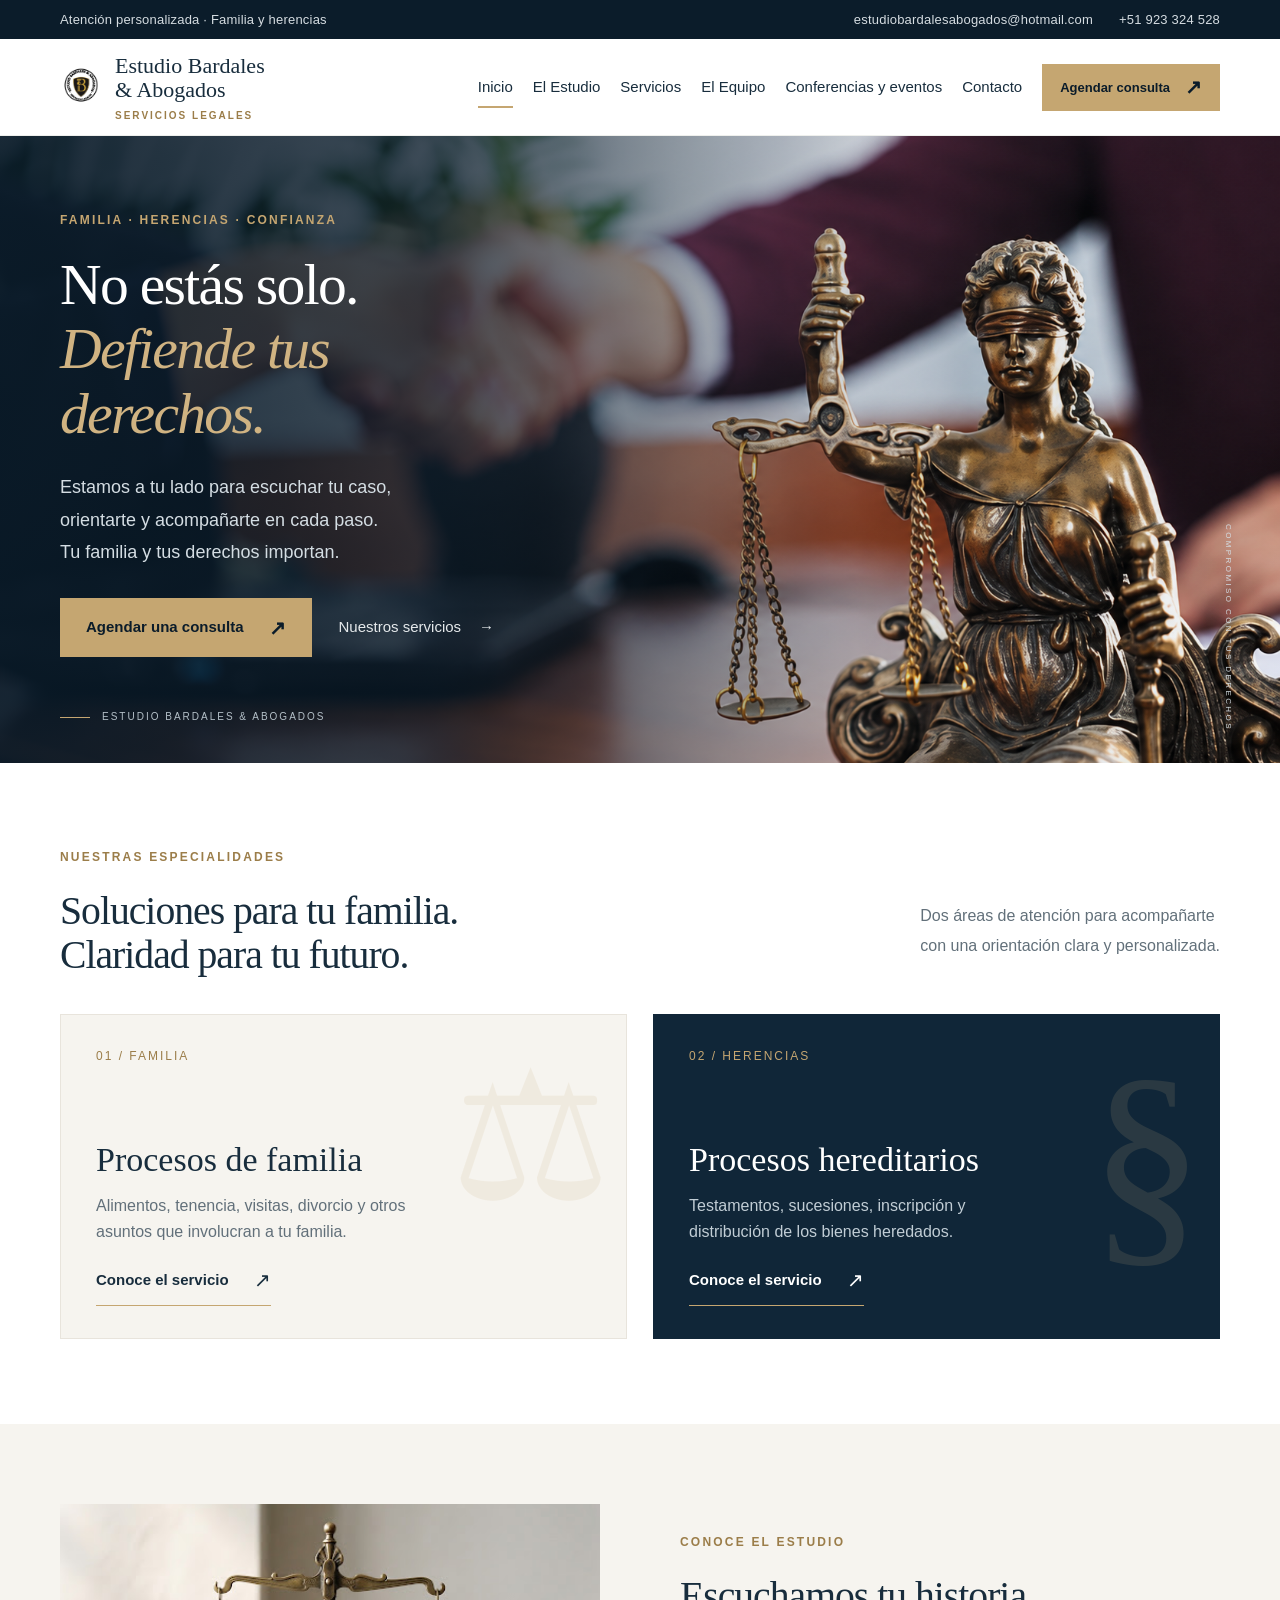
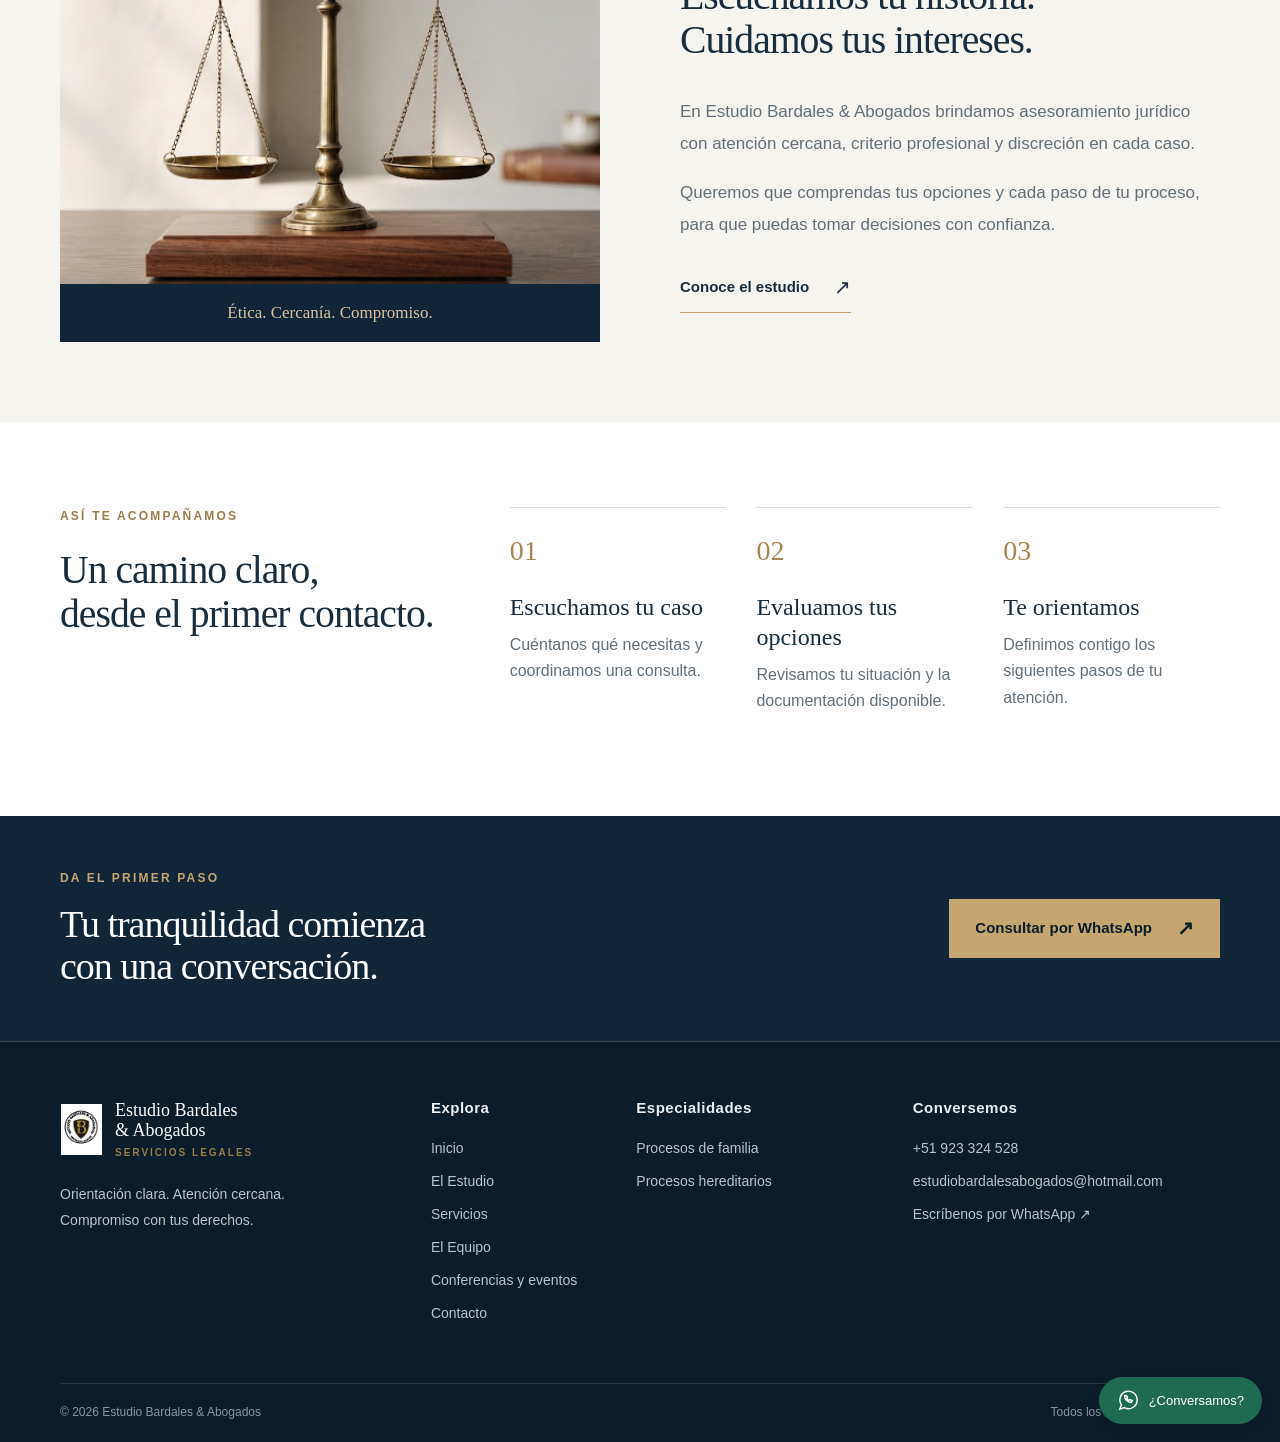
<file: index.html>
<!doctype html><html lang="es"><head><meta charset="utf-8"><meta name="viewport" content="width=device-width,initial-scale=1"><title>Inicio | Estudio Bardales & Abogados</title><meta name="description" content="Estudio Bardales & Abogados. Orientación y acompañamiento en procesos de familia y procesos hereditarios. Contacto: 923 324 528."><meta name="theme-color" content="#102638"><link rel="icon" href="assets/logo.png"><link rel="stylesheet" href="styles.css"><link rel="stylesheet" href="services.css"><link rel="stylesheet" href="readability.css"><link rel="stylesheet" href="responsive.css"><script src="script.js" defer></script></head><body><a class="skip" href="#contenido">Saltar al contenido</a><div class="topbar"><div class="wrap"><span>Atención personalizada · Familia y herencias</span><div><a href="mailto:estudiobardalesabogados@hotmail.com">estudiobardalesabogados@hotmail.com</a><a href="tel:+51923324528">+51 923 324 528</a></div></div></div><header><div class="wrap header-inner"><a class="brand" href="index.html" aria-label="Estudio Bardales & Abogados, inicio"><img src="assets/logo.png" alt="" width="44" height="50"><span>Estudio Bardales <b>& Abogados</b><small>SERVICIOS LEGALES</small></span></a><button class="menu-toggle" aria-label="Abrir menú" aria-expanded="false" aria-controls="main-nav">☰</button><nav id="main-nav" aria-label="Navegación principal"><a href="index.html" aria-current="page">Inicio</a><a href="nosotros.html" >El Estudio</a><a href="servicios.html" >Servicios</a><a href="equipo.html" >El Equipo</a><a href="conferencias.html" >Conferencias y eventos</a><a href="contacto.html" >Contacto</a><a class="button small" href="https://wa.me/51923324528?text=Hola%2C%20Estudio%20Bardales%20%26%20Abogados.%20Deseo%20informaci%C3%B3n%20sobre%20una%20consulta." target="_blank" rel="noopener">Agendar consulta <span aria-hidden="true">↗</span></a></nav></div></header><main id="contenido"><section class="hero"><img class="hero-photo" src="assets/defiende-tus-derechos-hd.png" alt="Estatua de la Justicia con un acuerdo profesional al fondo"><div class="wrap hero-inner"><p class="eyebrow">FAMILIA · HERENCIAS · CONFIANZA</p><h1>No estás solo.<br><em>Defiende tus<br>derechos.</em></h1><p>Estamos a tu lado para escuchar tu caso,<br>orientarte y acompañarte en cada paso.<br>Tu familia y tus derechos importan.</p><div class="hero-actions"><a class="button" href="https://wa.me/51923324528?text=Hola%2C%20Estudio%20Bardales%20%26%20Abogados.%20Deseo%20informaci%C3%B3n%20sobre%20una%20consulta." target="_blank" rel="noopener">Agendar una consulta <span aria-hidden="true">↗</span></a><a class="hero-link" href="servicios.html">Nuestros servicios <span aria-hidden="true">→</span></a></div><div class="hero-note"><span class="line"></span> ESTUDIO BARDALES & ABOGADOS</div></div><div class="hero-caption">COMPROMISO CON TUS DERECHOS</div></section><section class="services wrap section"><div class="section-head"><div><p class="eyebrow">NUESTRAS ESPECIALIDADES</p><h2>Soluciones para tu familia.<br>Claridad para tu futuro.</h2></div><p>Dos áreas de atención para acompañarte<br>con una orientación clara y personalizada.</p></div><div class="service-grid"><a class="service-card family" href="procesos-de-familia.html"><span class="service-no">01 / FAMILIA</span><div><h3>Procesos de familia</h3><p>Alimentos, tenencia, visitas, divorcio y otros asuntos que involucran a tu familia.</p><span class="text-link">Conoce el servicio <span aria-hidden="true">↗</span></span></div></a><a class="service-card inheritance" href="procesos-hereditarios.html"><span class="service-no">02 / HERENCIAS</span><div><h3>Procesos hereditarios</h3><p>Testamentos, sucesiones, inscripción y distribución de los bienes heredados.</p><span class="text-link">Conoce el servicio <span aria-hidden="true">↗</span></span></div></a></div></section><section class="about-section"><div class="wrap about-grid"><div class="about-image"><img src="assets/balanza.jpg" alt="Balanza de la Justicia" loading="lazy"><span>Ética. Cercanía. Compromiso.</span></div><div><p class="eyebrow">CONOCE EL ESTUDIO</p><h2>Escuchamos tu historia.<br>Cuidamos tus intereses.</h2><p>En Estudio Bardales & Abogados brindamos asesoramiento jurídico con atención cercana, criterio profesional y discreción en cada caso.</p><p>Queremos que comprendas tus opciones y cada paso de tu proceso, para que puedas tomar decisiones con confianza.</p><a class="text-link" href="nosotros.html">Conoce el estudio <span aria-hidden="true">↗</span></a></div></div></section><section class="wrap section process"><div><p class="eyebrow">ASÍ TE ACOMPAÑAMOS</p><h2>Un camino claro,<br>desde el primer contacto.</h2></div><ol><li><span>01</span><h3>Escuchamos tu caso</h3><p>Cuéntanos qué necesitas y coordinamos una consulta.</p></li><li><span>02</span><h3>Evaluamos tus opciones</h3><p>Revisamos tu situación y la documentación disponible.</p></li><li><span>03</span><h3>Te orientamos</h3><p>Definimos contigo los siguientes pasos de tu atención.</p></li></ol></section><section class="cta"><div class="wrap"><div><p class="eyebrow">DA EL PRIMER PASO</p><h2>Tu tranquilidad comienza<br>con una conversación.</h2></div><a class="button" href="https://wa.me/51923324528?text=Hola%2C%20Estudio%20Bardales%20%26%20Abogados.%20Deseo%20informaci%C3%B3n%20sobre%20una%20consulta." target="_blank" rel="noopener">Consultar por WhatsApp <span aria-hidden="true">↗</span></a></div></section></main><footer><div class="wrap footer-grid"><div><a class="brand" href="index.html"><img src="assets/logo.png" alt="" width="44" height="50"><span>Estudio Bardales <b>& Abogados</b><small>SERVICIOS LEGALES</small></span></a><p>Orientación clara. Atención cercana.<br>Compromiso con tus derechos.</p></div><div><h2>Explora</h2><a href="index.html">Inicio</a><a href="nosotros.html">El Estudio</a><a href="servicios.html">Servicios</a><a href="equipo.html">El Equipo</a><a href="conferencias.html">Conferencias y eventos</a><a href="contacto.html">Contacto</a></div><div><h2>Especialidades</h2><a href="procesos-de-familia.html">Procesos de familia</a><a href="procesos-hereditarios.html">Procesos hereditarios</a></div><div><h2>Conversemos</h2><a href="tel:+51923324528">+51 923 324 528</a><a class="email" href="mailto:estudiobardalesabogados@hotmail.com">estudiobardalesabogados@hotmail.com</a><a href="https://wa.me/51923324528?text=Hola%2C%20Estudio%20Bardales%20%26%20Abogados.%20Deseo%20informaci%C3%B3n%20sobre%20una%20consulta." target="_blank" rel="noopener">Escríbenos por WhatsApp <span aria-hidden="true">↗</span></a></div></div><div class="wrap footer-bottom"><span>© 2026 Estudio Bardales & Abogados</span><span>Todos los derechos reservados.</span></div></footer><a class="floating-chat" href="https://wa.me/51923324528?text=Hola%2C%20Estudio%20Bardales%20%26%20Abogados.%20Deseo%20informaci%C3%B3n%20sobre%20una%20consulta." target="_blank" rel="noopener" aria-label="Consultar por WhatsApp"><svg viewBox="0 0 24 24" aria-hidden="true"><path d="M21 11.5a9 9 0 0 1-13.4 7.9L3 21l1.6-4.6A9 9 0 1 1 21 11.5Z"/><path d="M8 7c0 4 3 7 7 7l1-2-3-1-1 1-2-2 1-1-1-2Z"/></svg><span>¿Conversamos?</span></a></body></html>
</file>
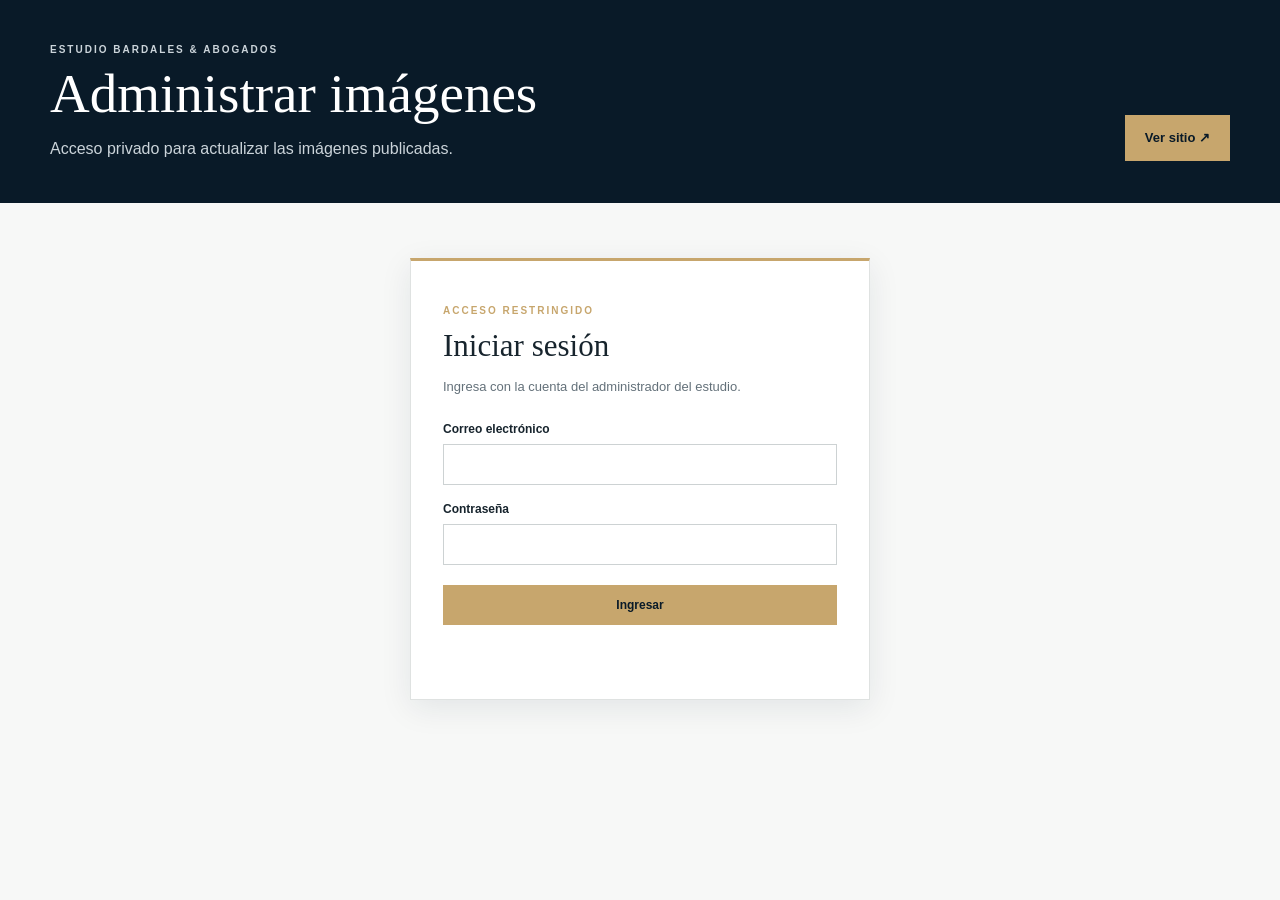
<file: admin.html>
<!doctype html>
<html lang="es">
<head>
  <meta charset="utf-8"><meta name="viewport" content="width=device-width,initial-scale=1">
  <title>Administrar imágenes | Estudio Bardales</title><meta name="robots" content="noindex,nofollow">
  <link rel="stylesheet" href="admin.css"><script src="supabase-config.js" defer></script><script src="admin.js" defer></script>
</head>
<body>
  <header class="admin-header"><div><p class="eyebrow">ESTUDIO BARDALES & ABOGADOS</p><h1>Administrar imágenes</h1><p>Acceso privado para actualizar las imágenes publicadas.</p></div><a href="index.html" target="_blank" rel="noopener">Ver sitio ↗</a></header>
  <main>
    <section id="login-panel" class="login-panel" aria-labelledby="login-title">
      <p class="eyebrow">ACCESO RESTRINGIDO</p><h2 id="login-title">Iniciar sesión</h2><p>Ingresa con la cuenta del administrador del estudio.</p>
      <form id="login-form"><label for="email">Correo electrónico</label><input id="email" name="email" type="email" autocomplete="username" required><label for="password">Contraseña</label><input id="password" name="password" type="password" autocomplete="current-password" required><button type="submit">Ingresar</button><p id="login-status" class="status" role="status"></p></form>
    </section>
    <div id="admin-panel" hidden>
      <section class="session-bar"><p>Sesión activa: <strong id="session-email"></strong></p><button id="logout" type="button">Cerrar sesión</button></section>
      <section class="toolbar" aria-label="Filtros de imágenes"><label for="section-filter">Mostrar sección</label><select id="section-filter"><option value="all">Todas las secciones</option></select><span id="image-count"></span></section>
      <section id="image-grid" class="image-grid" aria-live="polite"></section>
    </div>
  </main>
  <template id="image-card-template"><article class="image-card"><div class="preview"><img alt=""></div><div class="card-content"><span class="section-name"></span><h2></h2><code></code><div class="actions"><label class="replace-button">Cambiar imagen<input type="file" accept="image/png,image/jpeg,image/webp" hidden></label></div><p class="card-status" role="status"></p></div></article></template>
</body>
</html>
</file>
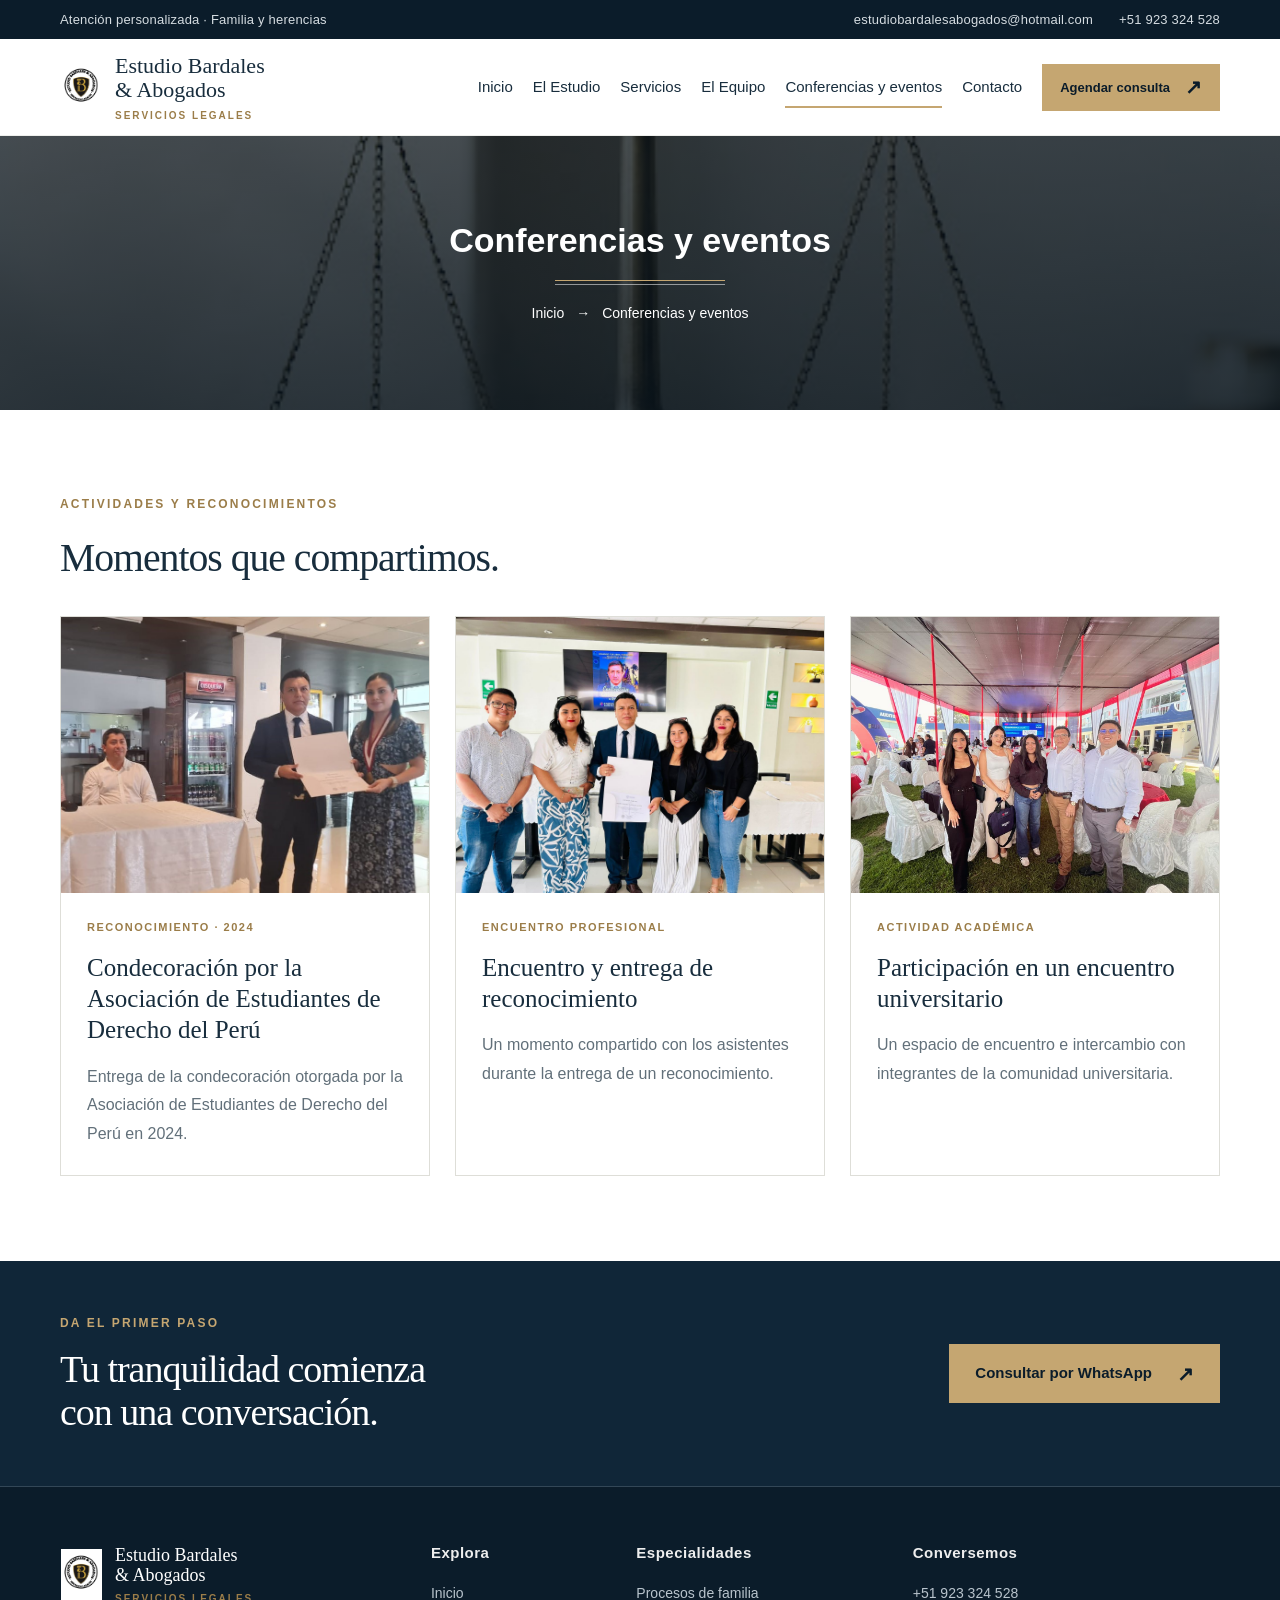
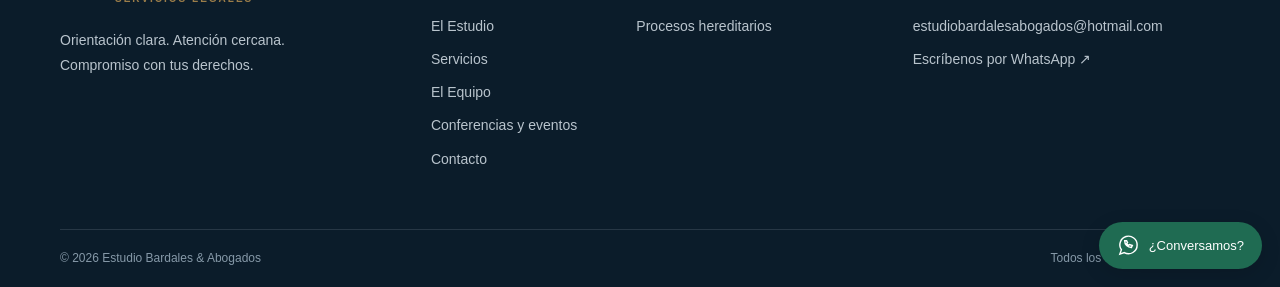
<file: conferencias.html>
<!doctype html><html lang="es"><head><meta charset="utf-8"><meta name="viewport" content="width=device-width,initial-scale=1"><title>Conferencias y eventos | Estudio Bardales & Abogados</title><meta name="description" content="Estudio Bardales & Abogados. Orientación y acompañamiento en procesos de familia y procesos hereditarios. Contacto: 923 324 528."><meta name="theme-color" content="#102638"><link rel="icon" href="assets/logo.png"><link rel="stylesheet" href="styles.css"><link rel="stylesheet" href="services.css"><link rel="stylesheet" href="readability.css"><link rel="stylesheet" href="responsive.css"><script src="script.js" defer></script></head><body><a class="skip" href="#contenido">Saltar al contenido</a><div class="topbar"><div class="wrap"><span>Atención personalizada · Familia y herencias</span><div><a href="mailto:estudiobardalesabogados@hotmail.com">estudiobardalesabogados@hotmail.com</a><a href="tel:+51923324528">+51 923 324 528</a></div></div></div><header><div class="wrap header-inner"><a class="brand" href="index.html" aria-label="Estudio Bardales & Abogados, inicio"><img src="assets/logo.png" alt="" width="44" height="50"><span>Estudio Bardales <b>& Abogados</b><small>SERVICIOS LEGALES</small></span></a><button class="menu-toggle" aria-label="Abrir menú" aria-expanded="false" aria-controls="main-nav">☰</button><nav id="main-nav" aria-label="Navegación principal"><a href="index.html" >Inicio</a><a href="nosotros.html" >El Estudio</a><a href="servicios.html" >Servicios</a><a href="equipo.html" >El Equipo</a><a href="conferencias.html" aria-current="page">Conferencias y eventos</a><a href="contacto.html" >Contacto</a><a class="button small" href="https://wa.me/51923324528?text=Hola%2C%20Estudio%20Bardales%20%26%20Abogados.%20Deseo%20informaci%C3%B3n%20sobre%20una%20consulta." target="_blank" rel="noopener">Agendar consulta <span aria-hidden="true">↗</span></a></nav></div></header><main id="contenido"><section class="services-banner"><div class="wrap"><h1>Conferencias y eventos</h1><div class="banner-rule" aria-hidden="true"></div><nav class="section-path" aria-label="Ruta de navegación"><a href="index.html">Inicio</a><span aria-hidden="true">→</span><span aria-current="page">Conferencias y eventos</span></nav></div></section><section class="wrap section events-section"><div class="section-head"><div><p class="eyebrow">ACTIVIDADES Y RECONOCIMIENTOS</p><h2>Momentos que compartimos.</h2></div></div><div class="events-grid"><article class="event-card"><a class="event-photo-link" href="assets/eventos/conferencia-2.png" target="_blank" rel="noopener" aria-label="Ver fotografía: Condecoración por la Asociación de Estudiantes de Derecho del Perú"><img src="assets/eventos/conferencia-2.png" alt="Condecoración por la Asociación de Estudiantes de Derecho del Perú" loading="lazy" width="1200" height="800"></a><div class="event-content"><p class="eyebrow">RECONOCIMIENTO · 2024</p><h3>Condecoración por la Asociación de Estudiantes de Derecho del Perú</h3><p>Entrega de la condecoración otorgada por la Asociación de Estudiantes de Derecho del Perú en 2024.</p></div></article><article class="event-card"><a class="event-photo-link" href="assets/eventos/conferencia-3.png" target="_blank" rel="noopener" aria-label="Ver fotografía: Encuentro y entrega de reconocimiento"><img src="assets/eventos/conferencia-3.png" alt="Encuentro y entrega de reconocimiento" loading="lazy" width="1200" height="800"></a><div class="event-content"><p class="eyebrow">ENCUENTRO PROFESIONAL</p><h3>Encuentro y entrega de reconocimiento</h3><p>Un momento compartido con los asistentes durante la entrega de un reconocimiento.</p></div></article><article class="event-card"><a class="event-photo-link" href="assets/eventos/conferencia-1.png" target="_blank" rel="noopener" aria-label="Ver fotografía: Participación en un encuentro universitario"><img src="assets/eventos/conferencia-1.png" alt="Participación en un encuentro universitario" loading="lazy" width="1200" height="800"></a><div class="event-content"><p class="eyebrow">ACTIVIDAD ACADÉMICA</p><h3>Participación en un encuentro universitario</h3><p>Un espacio de encuentro e intercambio con integrantes de la comunidad universitaria.</p></div></article></div></section><section class="cta"><div class="wrap"><div><p class="eyebrow">DA EL PRIMER PASO</p><h2>Tu tranquilidad comienza<br>con una conversación.</h2></div><a class="button" href="https://wa.me/51923324528?text=Hola%2C%20Estudio%20Bardales%20%26%20Abogados.%20Deseo%20informaci%C3%B3n%20sobre%20una%20consulta." target="_blank" rel="noopener">Consultar por WhatsApp <span aria-hidden="true">↗</span></a></div></section></main><footer><div class="wrap footer-grid"><div><a class="brand" href="index.html"><img src="assets/logo.png" alt="" width="44" height="50"><span>Estudio Bardales <b>& Abogados</b><small>SERVICIOS LEGALES</small></span></a><p>Orientación clara. Atención cercana.<br>Compromiso con tus derechos.</p></div><div><h2>Explora</h2><a href="index.html">Inicio</a><a href="nosotros.html">El Estudio</a><a href="servicios.html">Servicios</a><a href="equipo.html">El Equipo</a><a href="conferencias.html">Conferencias y eventos</a><a href="contacto.html">Contacto</a></div><div><h2>Especialidades</h2><a href="procesos-de-familia.html">Procesos de familia</a><a href="procesos-hereditarios.html">Procesos hereditarios</a></div><div><h2>Conversemos</h2><a href="tel:+51923324528">+51 923 324 528</a><a class="email" href="mailto:estudiobardalesabogados@hotmail.com">estudiobardalesabogados@hotmail.com</a><a href="https://wa.me/51923324528?text=Hola%2C%20Estudio%20Bardales%20%26%20Abogados.%20Deseo%20informaci%C3%B3n%20sobre%20una%20consulta." target="_blank" rel="noopener">Escríbenos por WhatsApp <span aria-hidden="true">↗</span></a></div></div><div class="wrap footer-bottom"><span>© 2026 Estudio Bardales & Abogados</span><span>Todos los derechos reservados.</span></div></footer><a class="floating-chat" href="https://wa.me/51923324528?text=Hola%2C%20Estudio%20Bardales%20%26%20Abogados.%20Deseo%20informaci%C3%B3n%20sobre%20una%20consulta." target="_blank" rel="noopener" aria-label="Consultar por WhatsApp"><svg viewBox="0 0 24 24" aria-hidden="true"><path d="M21 11.5a9 9 0 0 1-13.4 7.9L3 21l1.6-4.6A9 9 0 1 1 21 11.5Z"/><path d="M8 7c0 4 3 7 7 7l1-2-3-1-1 1-2-2 1-1-1-2Z"/></svg><span>¿Conversamos?</span></a></body></html>
</file>
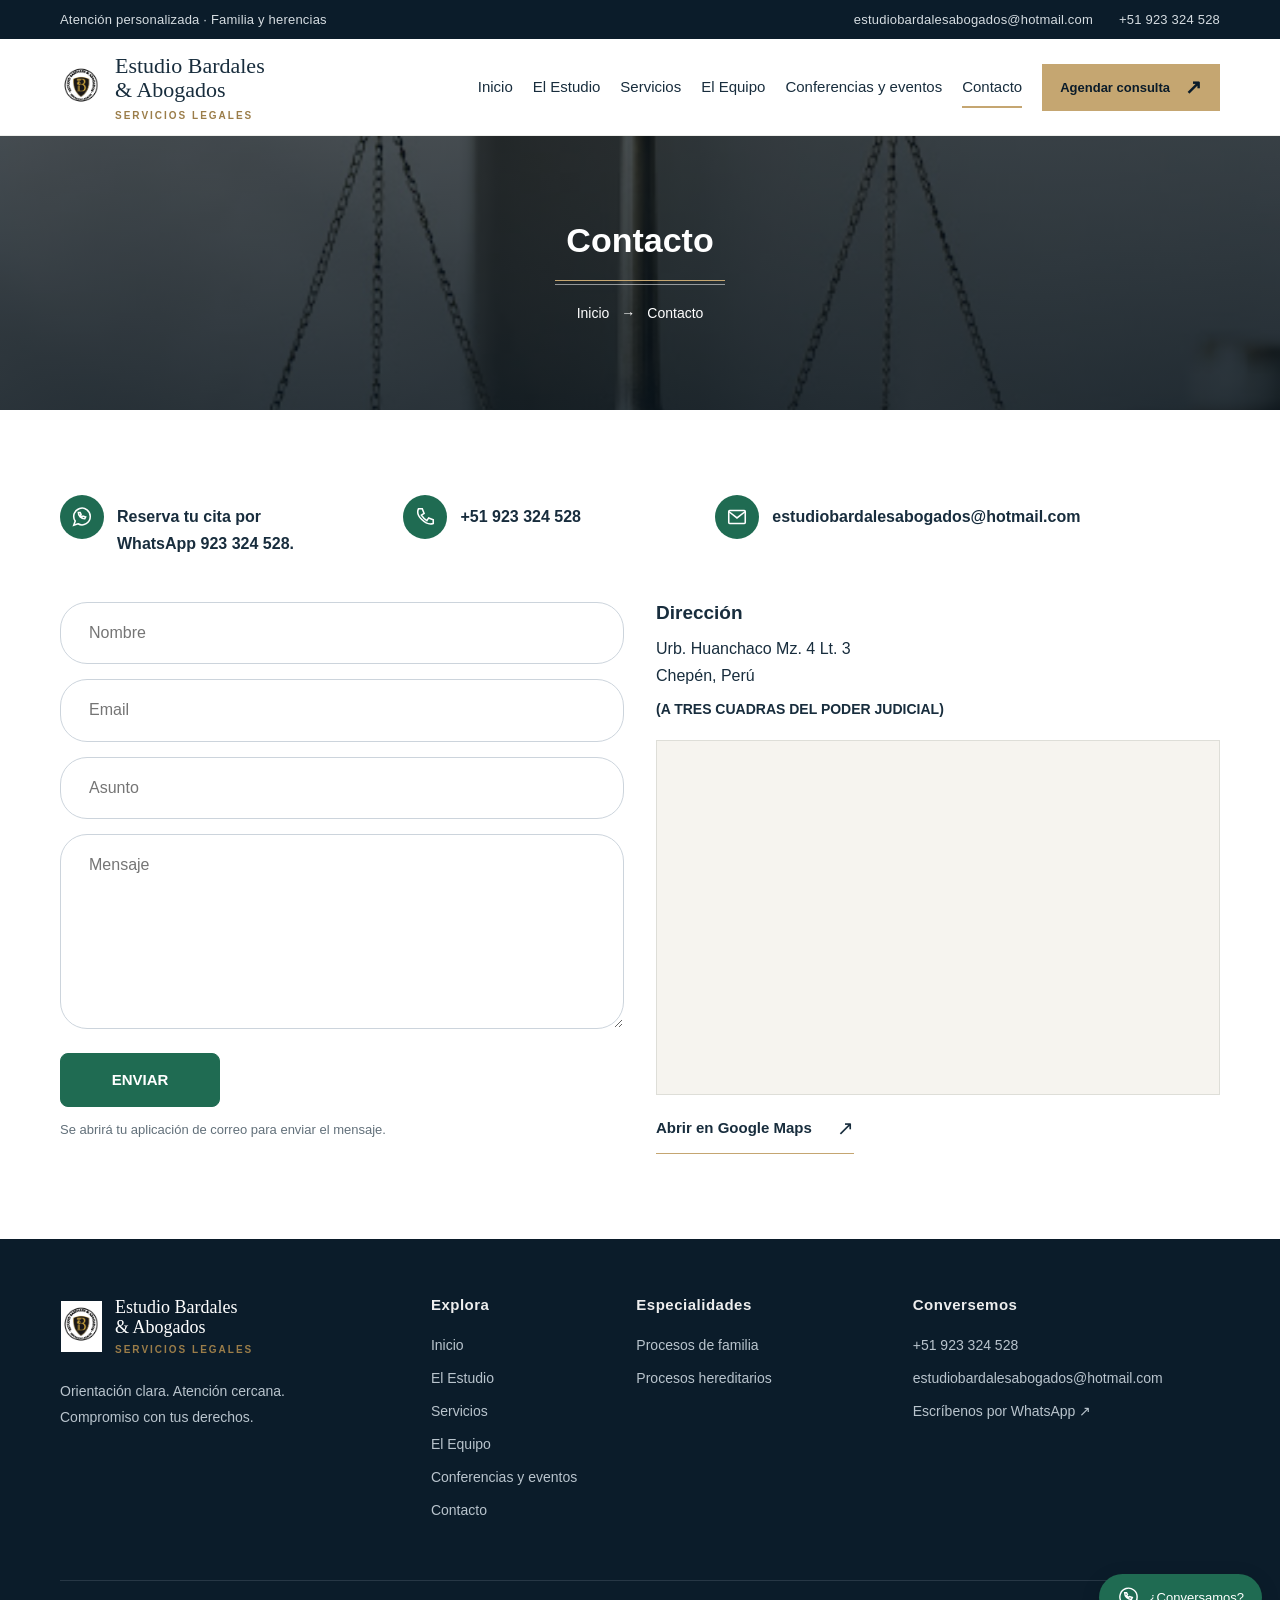
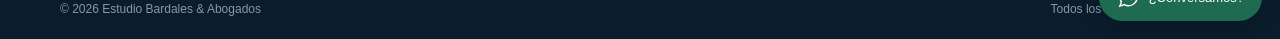
<file: contacto.html>
<!doctype html><html lang="es"><head><meta charset="utf-8"><meta name="viewport" content="width=device-width,initial-scale=1"><title>Contacto | Estudio Bardales & Abogados</title><meta name="description" content="Estudio Bardales & Abogados. Orientación y acompañamiento en procesos de familia y procesos hereditarios. Contacto: 923 324 528."><meta name="theme-color" content="#102638"><link rel="icon" href="assets/logo.png"><link rel="stylesheet" href="styles.css"><link rel="stylesheet" href="services.css"><link rel="stylesheet" href="readability.css"><link rel="stylesheet" href="responsive.css"><script src="script.js" defer></script></head><body><a class="skip" href="#contenido">Saltar al contenido</a><div class="topbar"><div class="wrap"><span>Atención personalizada · Familia y herencias</span><div><a href="mailto:estudiobardalesabogados@hotmail.com">estudiobardalesabogados@hotmail.com</a><a href="tel:+51923324528">+51 923 324 528</a></div></div></div><header><div class="wrap header-inner"><a class="brand" href="index.html" aria-label="Estudio Bardales & Abogados, inicio"><img src="assets/logo.png" alt="" width="44" height="50"><span>Estudio Bardales <b>& Abogados</b><small>SERVICIOS LEGALES</small></span></a><button class="menu-toggle" aria-label="Abrir menú" aria-expanded="false" aria-controls="main-nav">☰</button><nav id="main-nav" aria-label="Navegación principal"><a href="index.html" >Inicio</a><a href="nosotros.html" >El Estudio</a><a href="servicios.html" >Servicios</a><a href="equipo.html" >El Equipo</a><a href="conferencias.html" >Conferencias y eventos</a><a href="contacto.html" aria-current="page">Contacto</a><a class="button small" href="https://wa.me/51923324528?text=Hola%2C%20Estudio%20Bardales%20%26%20Abogados.%20Deseo%20informaci%C3%B3n%20sobre%20una%20consulta." target="_blank" rel="noopener">Agendar consulta <span aria-hidden="true">↗</span></a></nav></div></header><main id="contenido"><section class="services-banner"><div class="wrap"><h1>Contacto</h1><div class="banner-rule" aria-hidden="true"></div><nav class="section-path" aria-label="Ruta de navegación"><a href="index.html">Inicio</a><span aria-hidden="true">→</span><span aria-current="page">Contacto</span></nav></div></section><section class="wrap section contact-reference"><div class="contact-top"><a href="https://wa.me/51923324528" target="_blank" rel="noopener"><span class="contact-badge" aria-hidden="true"><svg viewBox="0 0 24 24"><path d="M21 11.5a9 9 0 0 1-13.4 7.9L3 21l1.6-4.6A9 9 0 1 1 21 11.5Z"/><path d="M8 7c0 4 3 7 7 7l1-2-3-1-1 1-2-2 1-1-1-2Z"/></svg></span><span>Reserva tu cita por<br>WhatsApp 923 324 528.</span></a><a href="tel:+51923324528"><span class="contact-badge" aria-hidden="true"><svg viewBox="0 0 24 24"><path d="M5 3h4l2 5-3 2c2 3 3 4 6 6l2-3 5 2v4c-8 3-20-9-16-16Z"/></svg></span><span>+51 923 324 528</span></a><a class="email" href="mailto:estudiobardalesabogados@hotmail.com"><span class="contact-badge" aria-hidden="true"><svg viewBox="0 0 24 24"><rect x="3" y="5" width="18" height="14" rx="1"/><path d="m3 6 9 7 9-7"/></svg></span><span>estudiobardalesabogados@hotmail.com</span></a></div><div class="contact-columns"><form id="contact-form" class="contact-clean-form" aria-label="Formulario de contacto"><label class="sr-only" for="name">Nombre</label><input id="name" name="name" autocomplete="name" placeholder="Nombre" required maxlength="100"><label class="sr-only" for="email">Email</label><input id="email" name="email" type="email" autocomplete="email" placeholder="Email" required maxlength="254"><label class="sr-only" for="subject">Asunto</label><input id="subject" name="subject" placeholder="Asunto" required maxlength="150"><label class="sr-only" for="message">Mensaje</label><textarea id="message" name="message" placeholder="Mensaje" required rows="6" maxlength="2000"></textarea><button class="button contact-send" type="submit">ENVIAR</button><p class="send-note">Se abrirá tu aplicación de correo para enviar el mensaje.</p><p id="form-status" role="status" hidden></p></form><div class="contact-map-column"><h2>Dirección</h2><address>Urb. Huanchaco Mz. 4 Lt. 3<br>Chepén, Perú<br><span class="address-landmark">(A TRES CUADRAS DEL PODER JUDICIAL)</span></address><iframe class="location-map" title="Google Maps: Urb. Huanchaco Mz. 4 Lt. 3, Chepén" src="https://maps.google.com/maps?q=Urb.%20Huanchaco%20Mz%204%20Lt%203%2C%20Chep%C3%A9n%2C%20Per%C3%BA&output=embed" loading="lazy" referrerpolicy="no-referrer-when-downgrade" allowfullscreen></iframe><a class="text-link map-external" href="https://www.google.com/maps/search/?api=1&query=Urb.%20Huanchaco%20Mz%204%20Lt%203%2C%20Chep%C3%A9n%2C%20Per%C3%BA" target="_blank" rel="noopener">Abrir en Google Maps <span aria-hidden="true">↗</span></a></div></div></section></main><footer><div class="wrap footer-grid"><div><a class="brand" href="index.html"><img src="assets/logo.png" alt="" width="44" height="50"><span>Estudio Bardales <b>& Abogados</b><small>SERVICIOS LEGALES</small></span></a><p>Orientación clara. Atención cercana.<br>Compromiso con tus derechos.</p></div><div><h2>Explora</h2><a href="index.html">Inicio</a><a href="nosotros.html">El Estudio</a><a href="servicios.html">Servicios</a><a href="equipo.html">El Equipo</a><a href="conferencias.html">Conferencias y eventos</a><a href="contacto.html">Contacto</a></div><div><h2>Especialidades</h2><a href="procesos-de-familia.html">Procesos de familia</a><a href="procesos-hereditarios.html">Procesos hereditarios</a></div><div><h2>Conversemos</h2><a href="tel:+51923324528">+51 923 324 528</a><a class="email" href="mailto:estudiobardalesabogados@hotmail.com">estudiobardalesabogados@hotmail.com</a><a href="https://wa.me/51923324528?text=Hola%2C%20Estudio%20Bardales%20%26%20Abogados.%20Deseo%20informaci%C3%B3n%20sobre%20una%20consulta." target="_blank" rel="noopener">Escríbenos por WhatsApp <span aria-hidden="true">↗</span></a></div></div><div class="wrap footer-bottom"><span>© 2026 Estudio Bardales & Abogados</span><span>Todos los derechos reservados.</span></div></footer><a class="floating-chat" href="https://wa.me/51923324528?text=Hola%2C%20Estudio%20Bardales%20%26%20Abogados.%20Deseo%20informaci%C3%B3n%20sobre%20una%20consulta." target="_blank" rel="noopener" aria-label="Consultar por WhatsApp"><svg viewBox="0 0 24 24" aria-hidden="true"><path d="M21 11.5a9 9 0 0 1-13.4 7.9L3 21l1.6-4.6A9 9 0 1 1 21 11.5Z"/><path d="M8 7c0 4 3 7 7 7l1-2-3-1-1 1-2-2 1-1-1-2Z"/></svg><span>¿Conversamos?</span></a></body></html>
</file>
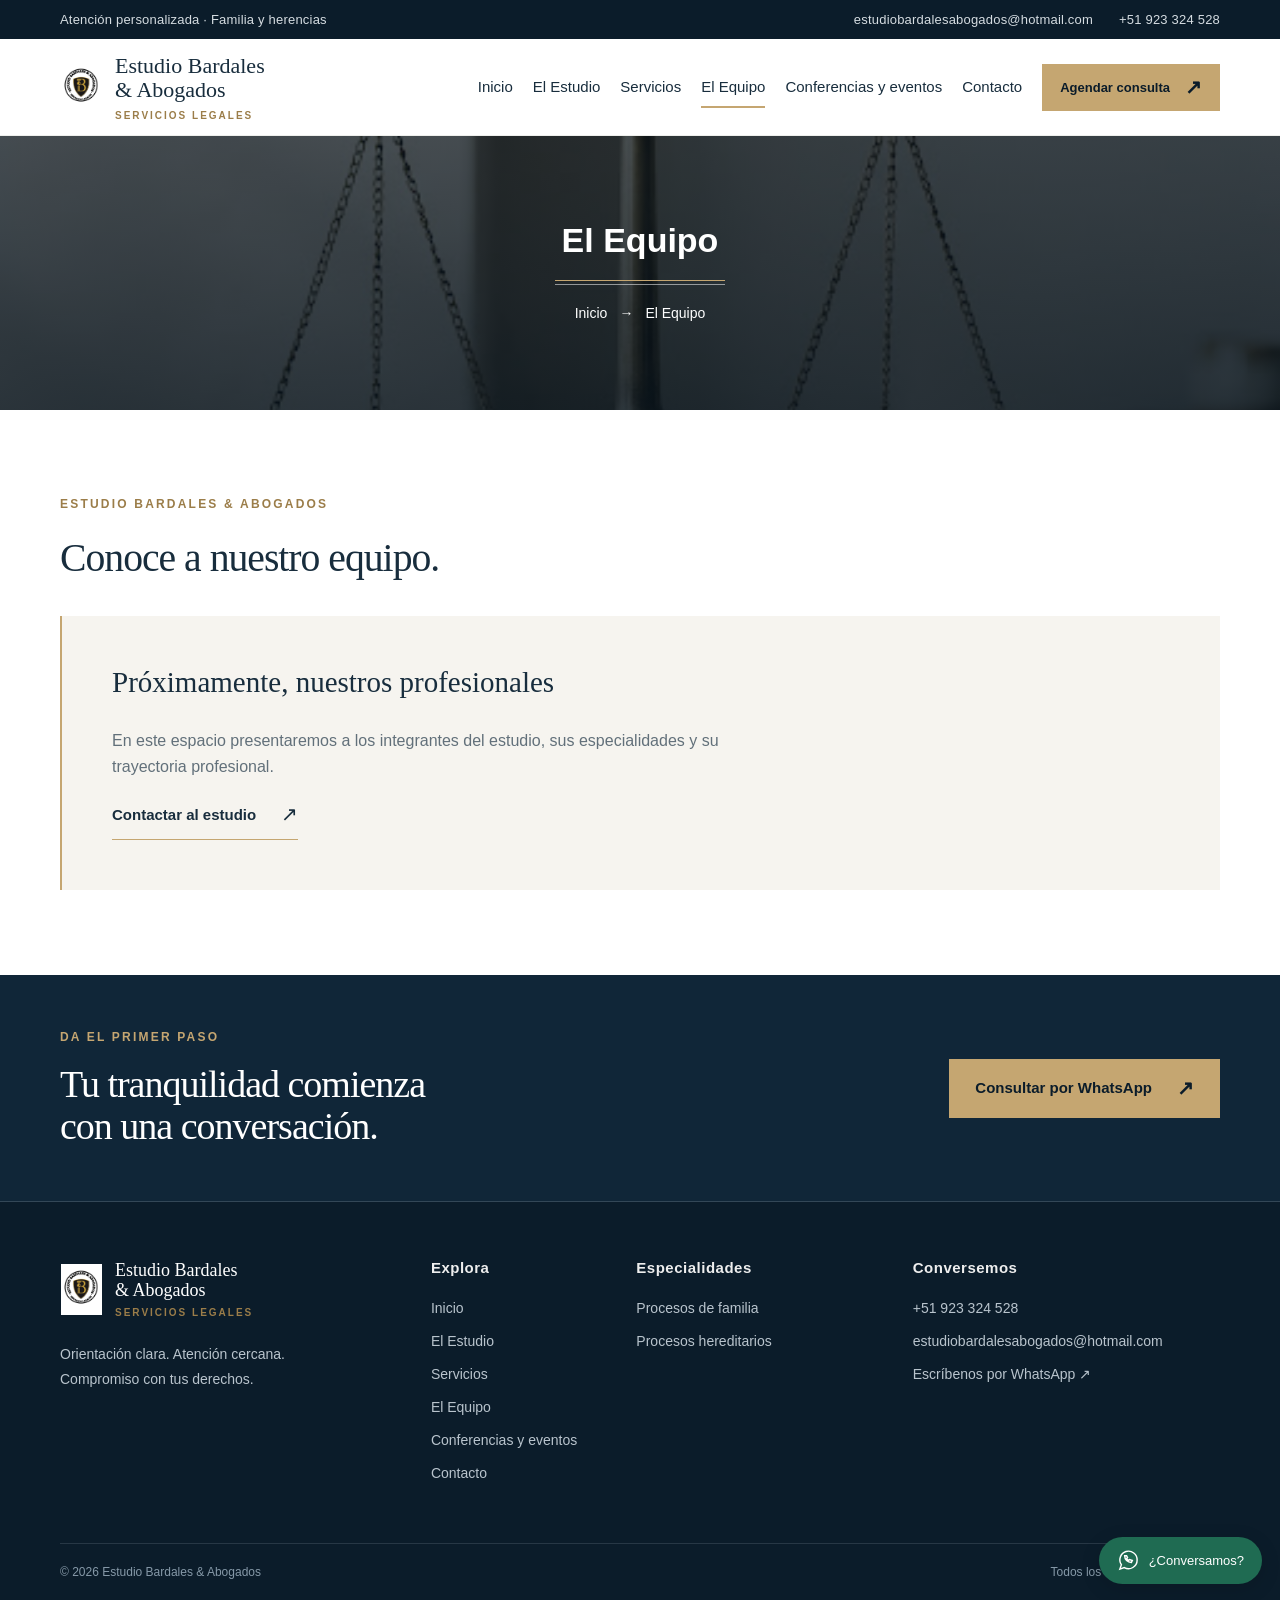
<file: equipo.html>
<!doctype html><html lang="es"><head><meta charset="utf-8"><meta name="viewport" content="width=device-width,initial-scale=1"><title>El Equipo | Estudio Bardales & Abogados</title><meta name="description" content="Estudio Bardales & Abogados. Orientación y acompañamiento en procesos de familia y procesos hereditarios. Contacto: 923 324 528."><meta name="theme-color" content="#102638"><link rel="icon" href="assets/logo.png"><link rel="stylesheet" href="styles.css"><link rel="stylesheet" href="services.css"><link rel="stylesheet" href="readability.css"><link rel="stylesheet" href="responsive.css"><script src="script.js" defer></script></head><body><a class="skip" href="#contenido">Saltar al contenido</a><div class="topbar"><div class="wrap"><span>Atención personalizada · Familia y herencias</span><div><a href="mailto:estudiobardalesabogados@hotmail.com">estudiobardalesabogados@hotmail.com</a><a href="tel:+51923324528">+51 923 324 528</a></div></div></div><header><div class="wrap header-inner"><a class="brand" href="index.html" aria-label="Estudio Bardales & Abogados, inicio"><img src="assets/logo.png" alt="" width="44" height="50"><span>Estudio Bardales <b>& Abogados</b><small>SERVICIOS LEGALES</small></span></a><button class="menu-toggle" aria-label="Abrir menú" aria-expanded="false" aria-controls="main-nav">☰</button><nav id="main-nav" aria-label="Navegación principal"><a href="index.html" >Inicio</a><a href="nosotros.html" >El Estudio</a><a href="servicios.html" >Servicios</a><a href="equipo.html" aria-current="page">El Equipo</a><a href="conferencias.html" >Conferencias y eventos</a><a href="contacto.html" >Contacto</a><a class="button small" href="https://wa.me/51923324528?text=Hola%2C%20Estudio%20Bardales%20%26%20Abogados.%20Deseo%20informaci%C3%B3n%20sobre%20una%20consulta." target="_blank" rel="noopener">Agendar consulta <span aria-hidden="true">↗</span></a></nav></div></header><main id="contenido"><section class="services-banner"><div class="wrap"><h1>El Equipo</h1><div class="banner-rule" aria-hidden="true"></div><nav class="section-path" aria-label="Ruta de navegación"><a href="index.html">Inicio</a><span aria-hidden="true">→</span><span aria-current="page">El Equipo</span></nav></div></section><section class="wrap section team-section"><div class="section-head"><div><p class="eyebrow">ESTUDIO BARDALES & ABOGADOS</p><h2>Conoce a nuestro equipo.</h2></div></div><div class="empty-events"><div><h3>Próximamente, nuestros profesionales</h3><p>En este espacio presentaremos a los integrantes del estudio, sus especialidades y su trayectoria profesional.</p><a class="text-link" href="contacto.html">Contactar al estudio <span aria-hidden="true">↗</span></a></div></div></section><section class="cta"><div class="wrap"><div><p class="eyebrow">DA EL PRIMER PASO</p><h2>Tu tranquilidad comienza<br>con una conversación.</h2></div><a class="button" href="https://wa.me/51923324528?text=Hola%2C%20Estudio%20Bardales%20%26%20Abogados.%20Deseo%20informaci%C3%B3n%20sobre%20una%20consulta." target="_blank" rel="noopener">Consultar por WhatsApp <span aria-hidden="true">↗</span></a></div></section></main><footer><div class="wrap footer-grid"><div><a class="brand" href="index.html"><img src="assets/logo.png" alt="" width="44" height="50"><span>Estudio Bardales <b>& Abogados</b><small>SERVICIOS LEGALES</small></span></a><p>Orientación clara. Atención cercana.<br>Compromiso con tus derechos.</p></div><div><h2>Explora</h2><a href="index.html">Inicio</a><a href="nosotros.html">El Estudio</a><a href="servicios.html">Servicios</a><a href="equipo.html">El Equipo</a><a href="conferencias.html">Conferencias y eventos</a><a href="contacto.html">Contacto</a></div><div><h2>Especialidades</h2><a href="procesos-de-familia.html">Procesos de familia</a><a href="procesos-hereditarios.html">Procesos hereditarios</a></div><div><h2>Conversemos</h2><a href="tel:+51923324528">+51 923 324 528</a><a class="email" href="mailto:estudiobardalesabogados@hotmail.com">estudiobardalesabogados@hotmail.com</a><a href="https://wa.me/51923324528?text=Hola%2C%20Estudio%20Bardales%20%26%20Abogados.%20Deseo%20informaci%C3%B3n%20sobre%20una%20consulta." target="_blank" rel="noopener">Escríbenos por WhatsApp <span aria-hidden="true">↗</span></a></div></div><div class="wrap footer-bottom"><span>© 2026 Estudio Bardales & Abogados</span><span>Todos los derechos reservados.</span></div></footer><a class="floating-chat" href="https://wa.me/51923324528?text=Hola%2C%20Estudio%20Bardales%20%26%20Abogados.%20Deseo%20informaci%C3%B3n%20sobre%20una%20consulta." target="_blank" rel="noopener" aria-label="Consultar por WhatsApp"><svg viewBox="0 0 24 24" aria-hidden="true"><path d="M21 11.5a9 9 0 0 1-13.4 7.9L3 21l1.6-4.6A9 9 0 1 1 21 11.5Z"/><path d="M8 7c0 4 3 7 7 7l1-2-3-1-1 1-2-2 1-1-1-2Z"/></svg><span>¿Conversamos?</span></a></body></html>
</file>
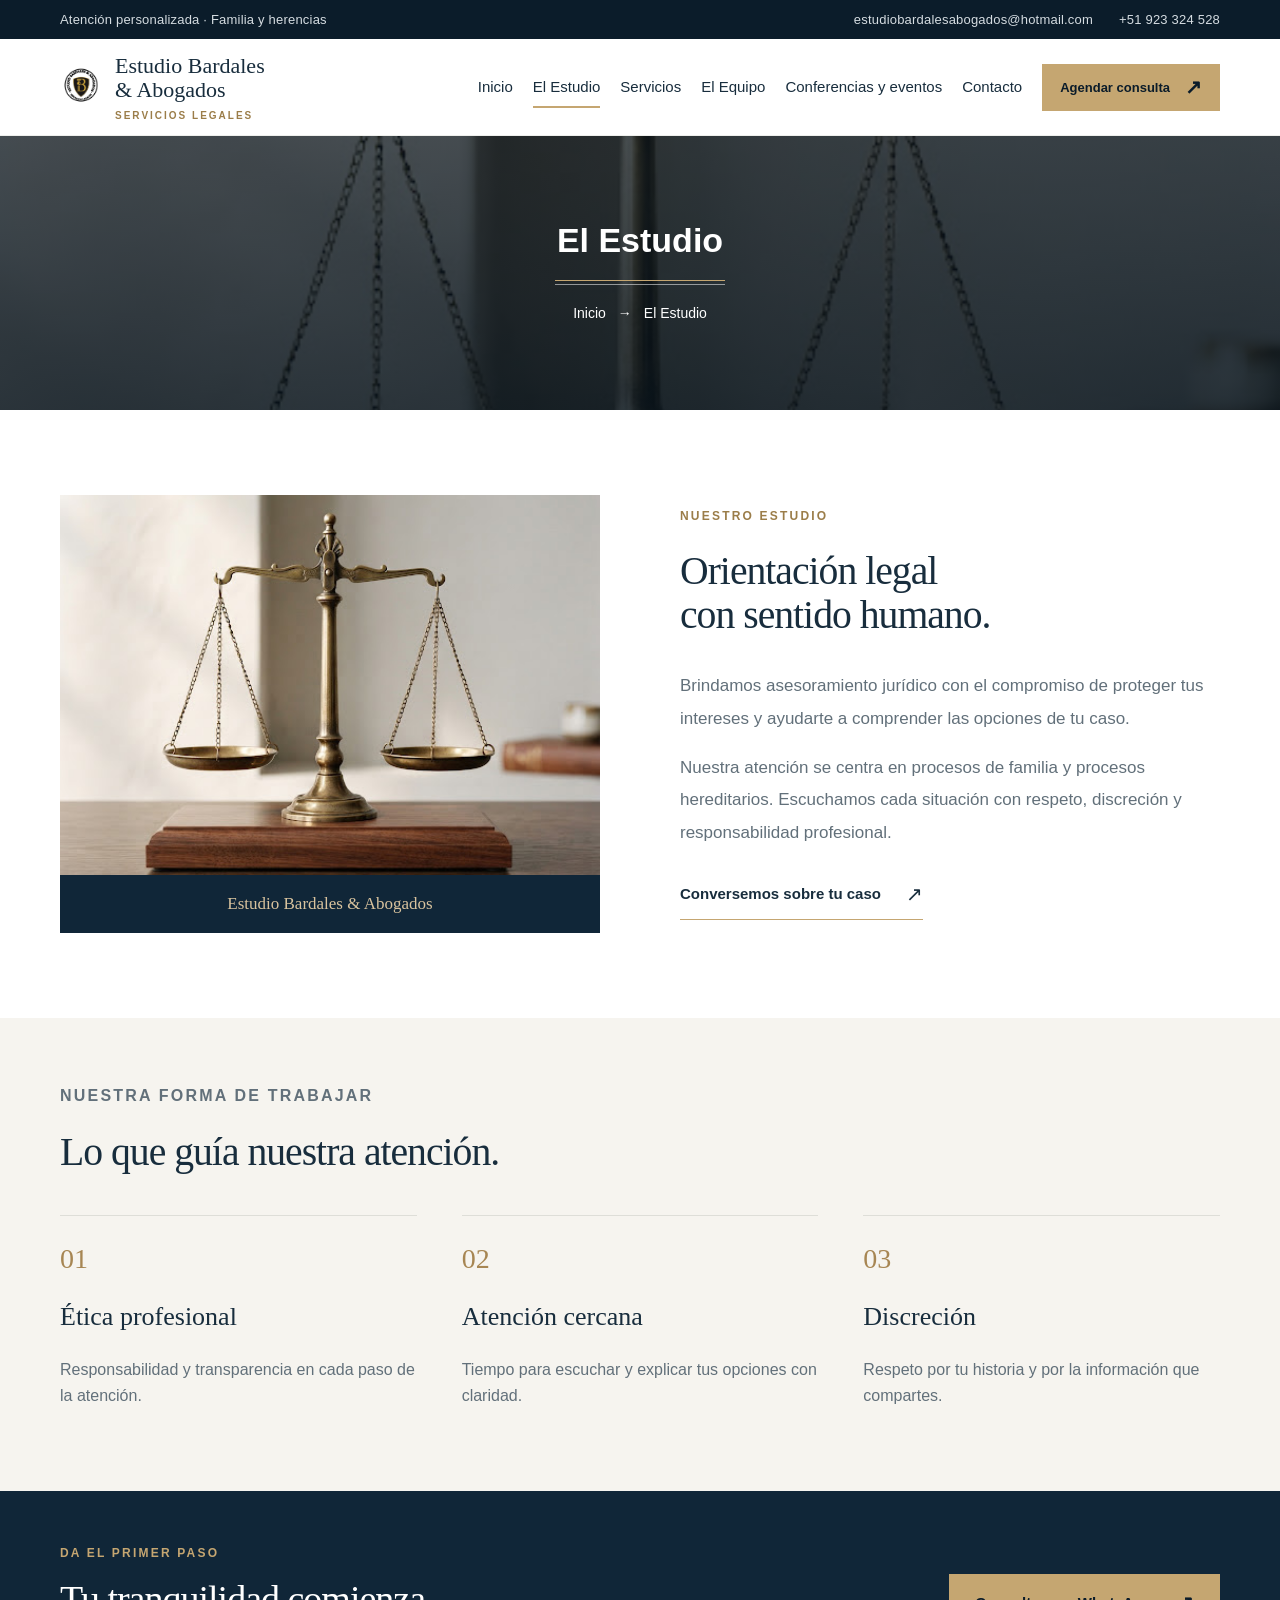
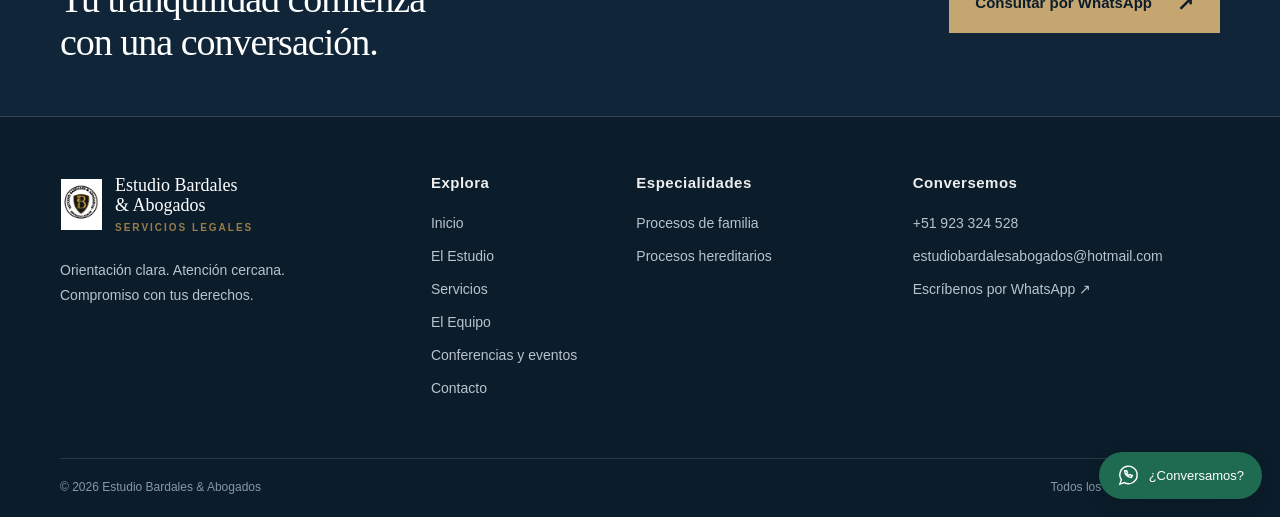
<file: nosotros.html>
<!doctype html><html lang="es"><head><meta charset="utf-8"><meta name="viewport" content="width=device-width,initial-scale=1"><title>El Estudio | Estudio Bardales & Abogados</title><meta name="description" content="Estudio Bardales & Abogados. Orientación y acompañamiento en procesos de familia y procesos hereditarios. Contacto: 923 324 528."><meta name="theme-color" content="#102638"><link rel="icon" href="assets/logo.png"><link rel="stylesheet" href="styles.css"><link rel="stylesheet" href="services.css"><link rel="stylesheet" href="readability.css"><link rel="stylesheet" href="responsive.css"><script src="script.js" defer></script></head><body><a class="skip" href="#contenido">Saltar al contenido</a><div class="topbar"><div class="wrap"><span>Atención personalizada · Familia y herencias</span><div><a href="mailto:estudiobardalesabogados@hotmail.com">estudiobardalesabogados@hotmail.com</a><a href="tel:+51923324528">+51 923 324 528</a></div></div></div><header><div class="wrap header-inner"><a class="brand" href="index.html" aria-label="Estudio Bardales & Abogados, inicio"><img src="assets/logo.png" alt="" width="44" height="50"><span>Estudio Bardales <b>& Abogados</b><small>SERVICIOS LEGALES</small></span></a><button class="menu-toggle" aria-label="Abrir menú" aria-expanded="false" aria-controls="main-nav">☰</button><nav id="main-nav" aria-label="Navegación principal"><a href="index.html" >Inicio</a><a href="nosotros.html" aria-current="page">El Estudio</a><a href="servicios.html" >Servicios</a><a href="equipo.html" >El Equipo</a><a href="conferencias.html" >Conferencias y eventos</a><a href="contacto.html" >Contacto</a><a class="button small" href="https://wa.me/51923324528?text=Hola%2C%20Estudio%20Bardales%20%26%20Abogados.%20Deseo%20informaci%C3%B3n%20sobre%20una%20consulta." target="_blank" rel="noopener">Agendar consulta <span aria-hidden="true">↗</span></a></nav></div></header><main id="contenido"><section class="services-banner"><div class="wrap"><h1>El Estudio</h1><div class="banner-rule" aria-hidden="true"></div><nav class="section-path" aria-label="Ruta de navegación"><a href="index.html">Inicio</a><span aria-hidden="true">→</span><span aria-current="page">El Estudio</span></nav></div></section><section class="wrap section about-grid"><div class="about-image"><img src="assets/balanza.jpg" alt="Balanza de la Justicia"><span>Estudio Bardales & Abogados</span></div><div><p class="eyebrow">NUESTRO ESTUDIO</p><h2>Orientación legal<br>con sentido humano.</h2><p>Brindamos asesoramiento jurídico con el compromiso de proteger tus intereses y ayudarte a comprender las opciones de tu caso.</p><p>Nuestra atención se centra en procesos de familia y procesos hereditarios. Escuchamos cada situación con respeto, discreción y responsabilidad profesional.</p><a class="text-link" href="contacto.html">Conversemos sobre tu caso <span aria-hidden="true">↗</span></a></div></section><section class="values"><div class="wrap"><div><p class="eyebrow">NUESTRA FORMA DE TRABAJAR</p><h2>Lo que guía nuestra atención.</h2></div><div class="values-grid"><article><span>01</span><h3>Ética profesional</h3><p>Responsabilidad y transparencia en cada paso de la atención.</p></article><article><span>02</span><h3>Atención cercana</h3><p>Tiempo para escuchar y explicar tus opciones con claridad.</p></article><article><span>03</span><h3>Discreción</h3><p>Respeto por tu historia y por la información que compartes.</p></article></div></div></section><section class="cta"><div class="wrap"><div><p class="eyebrow">DA EL PRIMER PASO</p><h2>Tu tranquilidad comienza<br>con una conversación.</h2></div><a class="button" href="https://wa.me/51923324528?text=Hola%2C%20Estudio%20Bardales%20%26%20Abogados.%20Deseo%20informaci%C3%B3n%20sobre%20una%20consulta." target="_blank" rel="noopener">Consultar por WhatsApp <span aria-hidden="true">↗</span></a></div></section></main><footer><div class="wrap footer-grid"><div><a class="brand" href="index.html"><img src="assets/logo.png" alt="" width="44" height="50"><span>Estudio Bardales <b>& Abogados</b><small>SERVICIOS LEGALES</small></span></a><p>Orientación clara. Atención cercana.<br>Compromiso con tus derechos.</p></div><div><h2>Explora</h2><a href="index.html">Inicio</a><a href="nosotros.html">El Estudio</a><a href="servicios.html">Servicios</a><a href="equipo.html">El Equipo</a><a href="conferencias.html">Conferencias y eventos</a><a href="contacto.html">Contacto</a></div><div><h2>Especialidades</h2><a href="procesos-de-familia.html">Procesos de familia</a><a href="procesos-hereditarios.html">Procesos hereditarios</a></div><div><h2>Conversemos</h2><a href="tel:+51923324528">+51 923 324 528</a><a class="email" href="mailto:estudiobardalesabogados@hotmail.com">estudiobardalesabogados@hotmail.com</a><a href="https://wa.me/51923324528?text=Hola%2C%20Estudio%20Bardales%20%26%20Abogados.%20Deseo%20informaci%C3%B3n%20sobre%20una%20consulta." target="_blank" rel="noopener">Escríbenos por WhatsApp <span aria-hidden="true">↗</span></a></div></div><div class="wrap footer-bottom"><span>© 2026 Estudio Bardales & Abogados</span><span>Todos los derechos reservados.</span></div></footer><a class="floating-chat" href="https://wa.me/51923324528?text=Hola%2C%20Estudio%20Bardales%20%26%20Abogados.%20Deseo%20informaci%C3%B3n%20sobre%20una%20consulta." target="_blank" rel="noopener" aria-label="Consultar por WhatsApp"><svg viewBox="0 0 24 24" aria-hidden="true"><path d="M21 11.5a9 9 0 0 1-13.4 7.9L3 21l1.6-4.6A9 9 0 1 1 21 11.5Z"/><path d="M8 7c0 4 3 7 7 7l1-2-3-1-1 1-2-2 1-1-1-2Z"/></svg><span>¿Conversamos?</span></a></body></html>
</file>
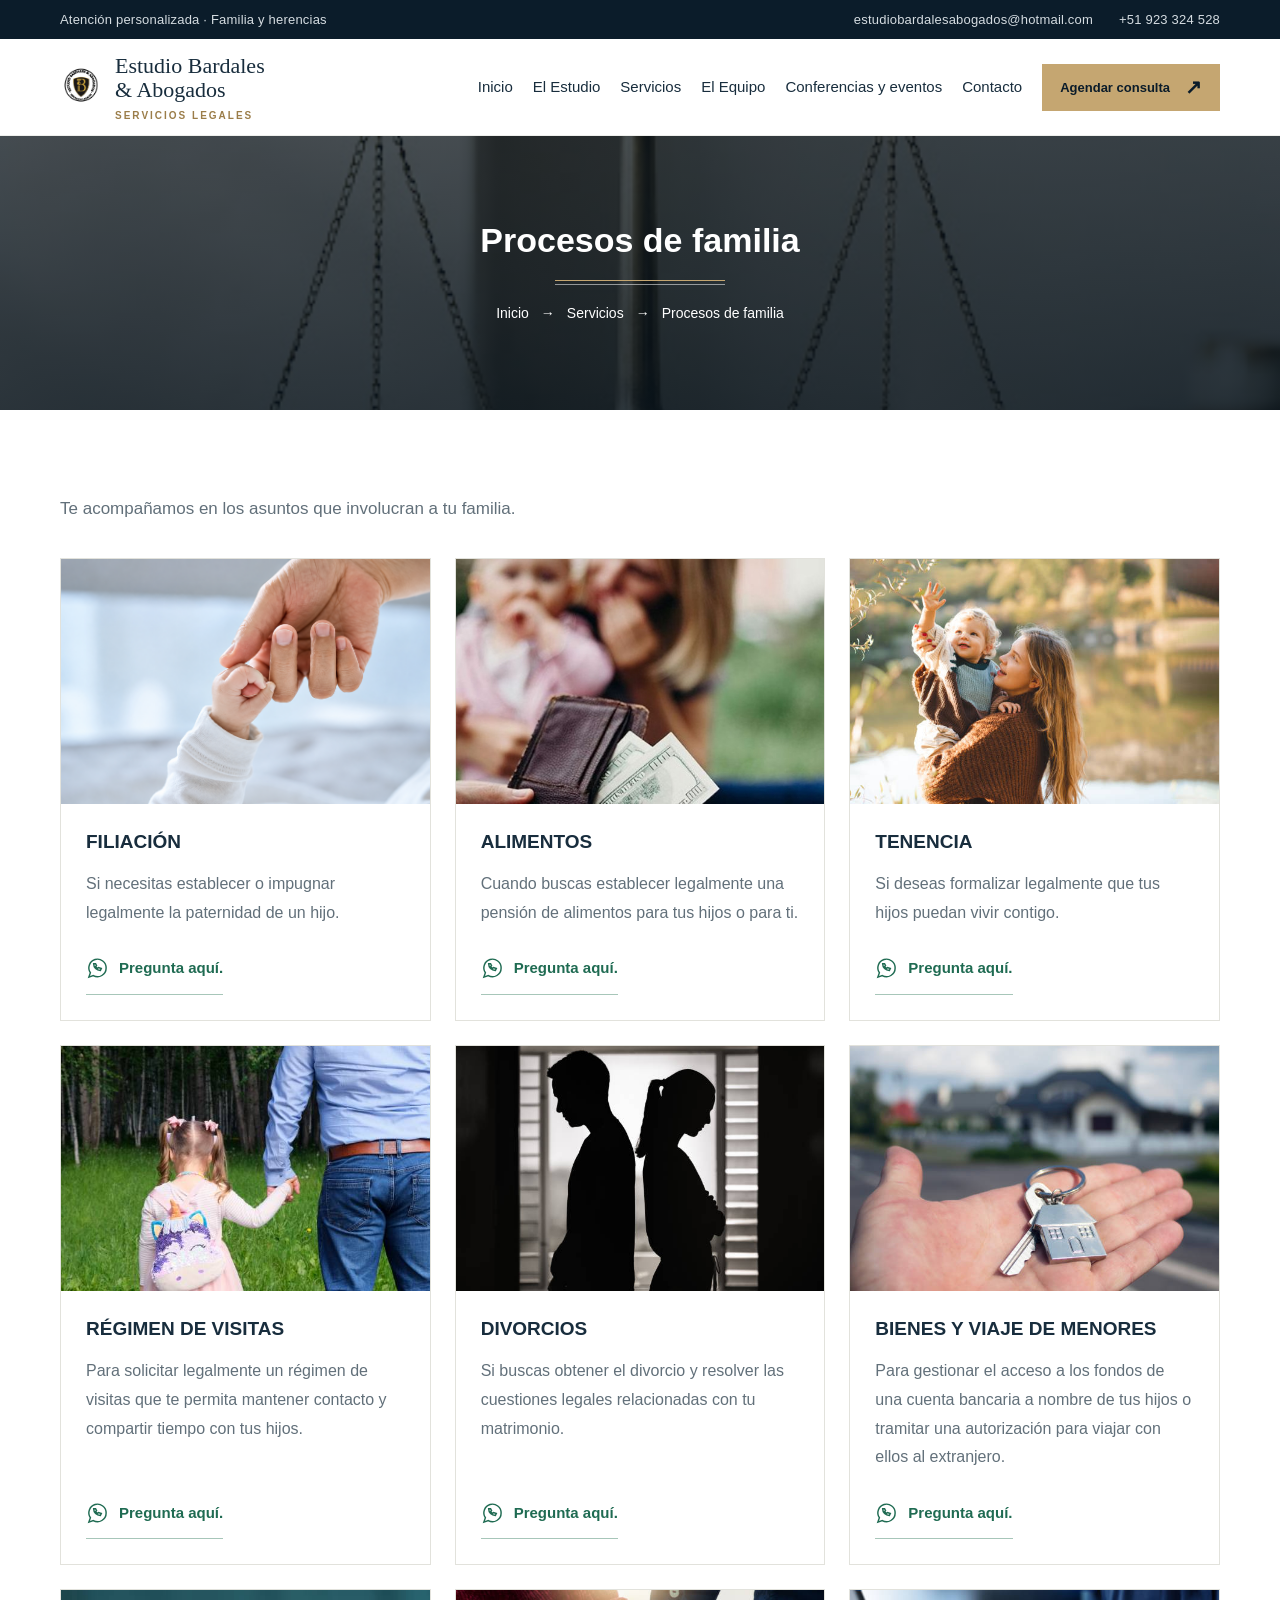
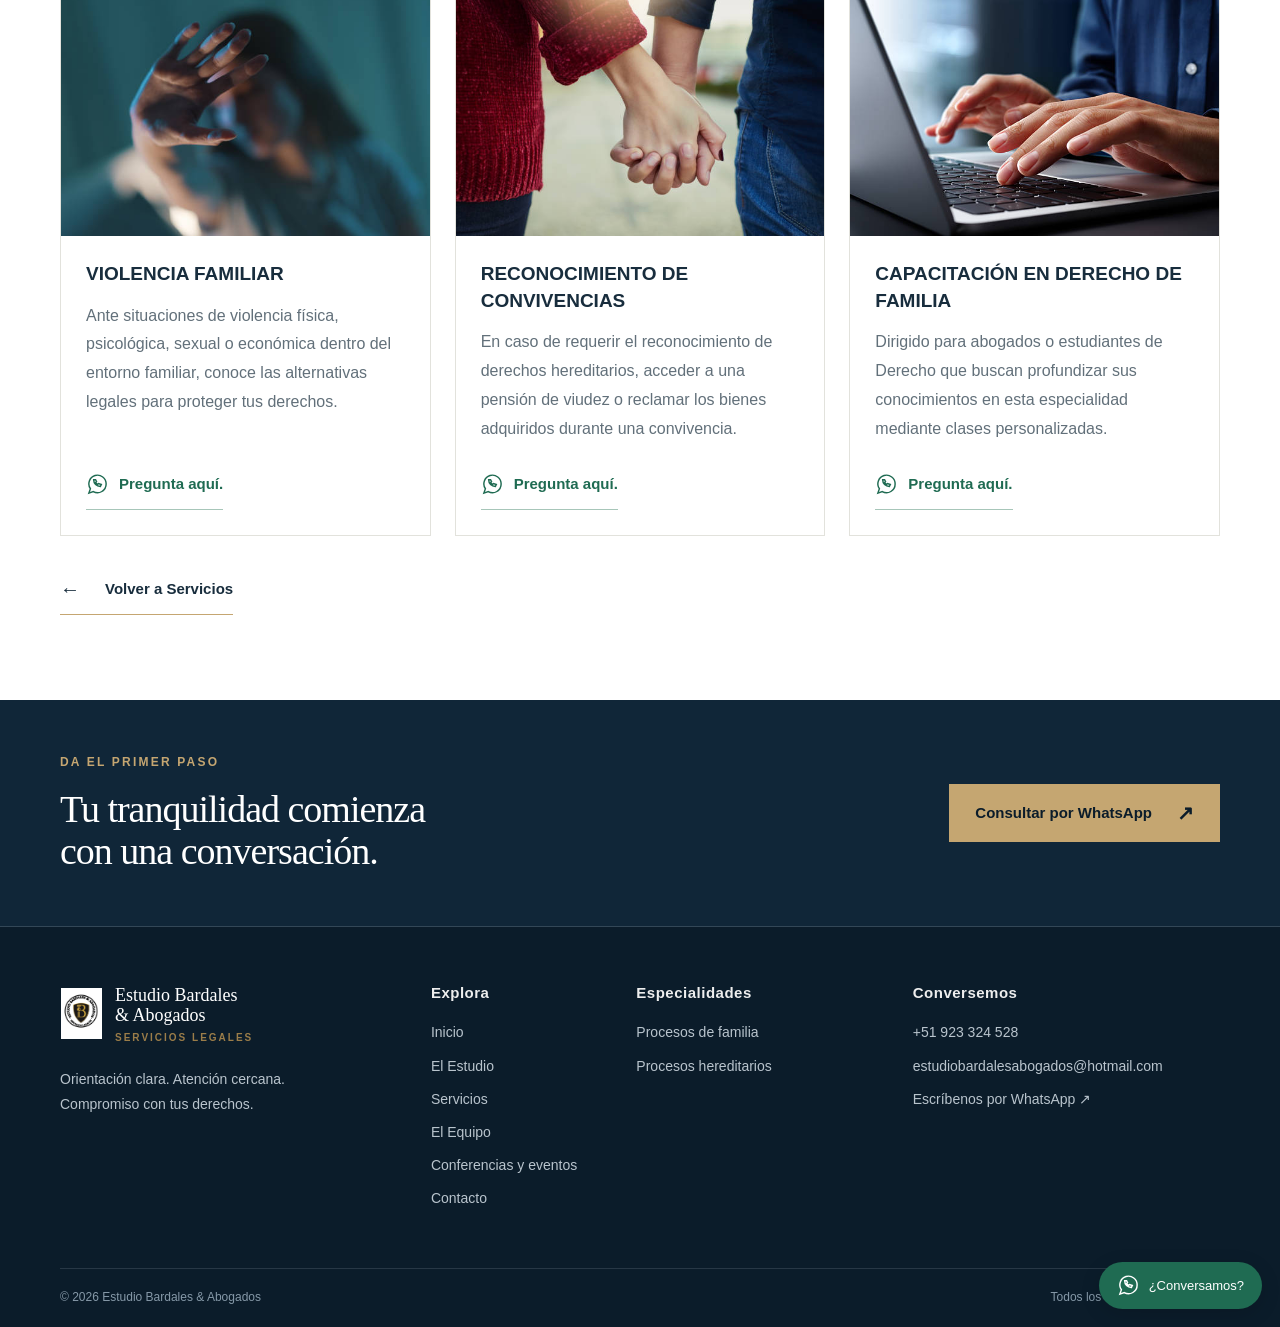
<file: procesos-de-familia.html>
<!doctype html><html lang="es"><head><meta charset="utf-8"><meta name="viewport" content="width=device-width,initial-scale=1"><title>Procesos de familia | Estudio Bardales & Abogados</title><meta name="description" content="Estudio Bardales & Abogados. Orientación y acompañamiento en procesos de familia y procesos hereditarios. Contacto: 923 324 528."><meta name="theme-color" content="#102638"><link rel="icon" href="assets/logo.png"><link rel="stylesheet" href="styles.css"><link rel="stylesheet" href="services.css"><link rel="stylesheet" href="readability.css"><link rel="stylesheet" href="responsive.css"><script src="script.js" defer></script></head><body><a class="skip" href="#contenido">Saltar al contenido</a><div class="topbar"><div class="wrap"><span>Atención personalizada · Familia y herencias</span><div><a href="mailto:estudiobardalesabogados@hotmail.com">estudiobardalesabogados@hotmail.com</a><a href="tel:+51923324528">+51 923 324 528</a></div></div></div><header><div class="wrap header-inner"><a class="brand" href="index.html" aria-label="Estudio Bardales & Abogados, inicio"><img src="assets/logo.png" alt="" width="44" height="50"><span>Estudio Bardales <b>& Abogados</b><small>SERVICIOS LEGALES</small></span></a><button class="menu-toggle" aria-label="Abrir menú" aria-expanded="false" aria-controls="main-nav">☰</button><nav id="main-nav" aria-label="Navegación principal"><a href="index.html" >Inicio</a><a href="nosotros.html" >El Estudio</a><a href="servicios.html" class="active-section">Servicios</a><a href="equipo.html" >El Equipo</a><a href="conferencias.html" >Conferencias y eventos</a><a href="contacto.html" >Contacto</a><a class="button small" href="https://wa.me/51923324528?text=Hola%2C%20Estudio%20Bardales%20%26%20Abogados.%20Deseo%20informaci%C3%B3n%20sobre%20una%20consulta." target="_blank" rel="noopener">Agendar consulta <span aria-hidden="true">↗</span></a></nav></div></header><main id="contenido"><section class="services-banner"><div class="wrap"><h1>Procesos de familia</h1><div class="banner-rule" aria-hidden="true"></div><nav class="section-path" aria-label="Ruta de navegación"><a href="index.html">Inicio</a><span aria-hidden="true">→</span><a href="servicios.html">Servicios</a><span aria-hidden="true">→</span><span aria-current="page">Procesos de familia</span></nav></div></section><section class="wrap section"><p class="area-description">Te acompañamos en los asuntos que involucran a tu familia.</p><div class="detail-grid"><article class="detail-card photo-card"><img class="service-image" src="assets/family/filiacion.png" alt="Filiación" width="612" height="408" loading="lazy"><div class="detail-content"><h3>Filiación</h3><p>Si necesitas establecer o impugnar legalmente la paternidad de un hijo.</p><a class="whatsapp-service" href="https://wa.me/51923324528?text=Hola%2C%20Estudio%20Bardales%20%26%20Abogados.%20Deseo%20informaci%C3%B3n%20sobre%20filiaci%C3%B3n." target="_blank" rel="noopener" aria-label="Preguntar por Filiación en WhatsApp"><svg viewBox="0 0 24 24" aria-hidden="true"><path d="M21 11.5a9 9 0 0 1-13.4 7.9L3 21l1.6-4.6A9 9 0 1 1 21 11.5Z"/><path d="M8 7c0 4 3 7 7 7l1-2-3-1-1 1-2-2 1-1-1-2Z"/></svg>Pregunta aquí.</a></div></article><article class="detail-card photo-card"><img class="service-image" src="assets/family/alimentos.png" alt="Alimentos" width="612" height="408" loading="lazy"><div class="detail-content"><h3>Alimentos</h3><p>Cuando buscas establecer legalmente una pensión de alimentos para tus hijos o para ti.</p><a class="whatsapp-service" href="https://wa.me/51923324528?text=Hola%2C%20Estudio%20Bardales%20%26%20Abogados.%20Deseo%20informaci%C3%B3n%20sobre%20alimentos." target="_blank" rel="noopener" aria-label="Preguntar por Alimentos en WhatsApp"><svg viewBox="0 0 24 24" aria-hidden="true"><path d="M21 11.5a9 9 0 0 1-13.4 7.9L3 21l1.6-4.6A9 9 0 1 1 21 11.5Z"/><path d="M8 7c0 4 3 7 7 7l1-2-3-1-1 1-2-2 1-1-1-2Z"/></svg>Pregunta aquí.</a></div></article><article class="detail-card photo-card"><img class="service-image" src="assets/family/tenencia.png" alt="Tenencia" width="612" height="408" loading="lazy"><div class="detail-content"><h3>Tenencia</h3><p>Si deseas formalizar legalmente que tus hijos puedan vivir contigo.</p><a class="whatsapp-service" href="https://wa.me/51923324528?text=Hola%2C%20Estudio%20Bardales%20%26%20Abogados.%20Deseo%20informaci%C3%B3n%20sobre%20tenencia." target="_blank" rel="noopener" aria-label="Preguntar por Tenencia en WhatsApp"><svg viewBox="0 0 24 24" aria-hidden="true"><path d="M21 11.5a9 9 0 0 1-13.4 7.9L3 21l1.6-4.6A9 9 0 1 1 21 11.5Z"/><path d="M8 7c0 4 3 7 7 7l1-2-3-1-1 1-2-2 1-1-1-2Z"/></svg>Pregunta aquí.</a></div></article><article class="detail-card photo-card"><img class="service-image" src="assets/family/visitas.png" alt="Régimen de visitas" width="612" height="408" loading="lazy"><div class="detail-content"><h3>Régimen de visitas</h3><p>Para solicitar legalmente un régimen de visitas que te permita mantener contacto y compartir tiempo con tus hijos.</p><a class="whatsapp-service" href="https://wa.me/51923324528?text=Hola%2C%20Estudio%20Bardales%20%26%20Abogados.%20Deseo%20informaci%C3%B3n%20sobre%20r%C3%A9gimen%20de%20visitas." target="_blank" rel="noopener" aria-label="Preguntar por Régimen de visitas en WhatsApp"><svg viewBox="0 0 24 24" aria-hidden="true"><path d="M21 11.5a9 9 0 0 1-13.4 7.9L3 21l1.6-4.6A9 9 0 1 1 21 11.5Z"/><path d="M8 7c0 4 3 7 7 7l1-2-3-1-1 1-2-2 1-1-1-2Z"/></svg>Pregunta aquí.</a></div></article><article class="detail-card photo-card"><img class="service-image" src="assets/family/divorcios.png" alt="Divorcios" width="612" height="408" loading="lazy"><div class="detail-content"><h3>Divorcios</h3><p>Si buscas obtener el divorcio y resolver las cuestiones legales relacionadas con tu matrimonio.</p><a class="whatsapp-service" href="https://wa.me/51923324528?text=Hola%2C%20Estudio%20Bardales%20%26%20Abogados.%20Deseo%20informaci%C3%B3n%20sobre%20divorcios." target="_blank" rel="noopener" aria-label="Preguntar por Divorcios en WhatsApp"><svg viewBox="0 0 24 24" aria-hidden="true"><path d="M21 11.5a9 9 0 0 1-13.4 7.9L3 21l1.6-4.6A9 9 0 1 1 21 11.5Z"/><path d="M8 7c0 4 3 7 7 7l1-2-3-1-1 1-2-2 1-1-1-2Z"/></svg>Pregunta aquí.</a></div></article><article class="detail-card photo-card"><img class="service-image" src="assets/family/bienes-viajes.png" alt="Bienes y viaje de menores" width="612" height="408" loading="lazy"><div class="detail-content"><h3>Bienes y viaje de menores</h3><p>Para gestionar el acceso a los fondos de una cuenta bancaria a nombre de tus hijos o tramitar una autorización para viajar con ellos al extranjero.</p><a class="whatsapp-service" href="https://wa.me/51923324528?text=Hola%2C%20Estudio%20Bardales%20%26%20Abogados.%20Deseo%20informaci%C3%B3n%20sobre%20bienes%20y%20viaje%20de%20menores." target="_blank" rel="noopener" aria-label="Preguntar por Bienes y viaje de menores en WhatsApp"><svg viewBox="0 0 24 24" aria-hidden="true"><path d="M21 11.5a9 9 0 0 1-13.4 7.9L3 21l1.6-4.6A9 9 0 1 1 21 11.5Z"/><path d="M8 7c0 4 3 7 7 7l1-2-3-1-1 1-2-2 1-1-1-2Z"/></svg>Pregunta aquí.</a></div></article><article class="detail-card photo-card"><img class="service-image" src="assets/family/violencia.png" alt="Violencia familiar" width="612" height="408" loading="lazy"><div class="detail-content"><h3>Violencia familiar</h3><p>Ante situaciones de violencia física, psicológica, sexual o económica dentro del entorno familiar, conoce las alternativas legales para proteger tus derechos.</p><a class="whatsapp-service" href="https://wa.me/51923324528?text=Hola%2C%20Estudio%20Bardales%20%26%20Abogados.%20Deseo%20informaci%C3%B3n%20sobre%20violencia%20familiar." target="_blank" rel="noopener" aria-label="Preguntar por Violencia familiar en WhatsApp"><svg viewBox="0 0 24 24" aria-hidden="true"><path d="M21 11.5a9 9 0 0 1-13.4 7.9L3 21l1.6-4.6A9 9 0 1 1 21 11.5Z"/><path d="M8 7c0 4 3 7 7 7l1-2-3-1-1 1-2-2 1-1-1-2Z"/></svg>Pregunta aquí.</a></div></article><article class="detail-card photo-card"><img class="service-image" src="assets/family/convivencias.png" alt="Reconocimiento de convivencias" width="612" height="408" loading="lazy"><div class="detail-content"><h3>Reconocimiento de convivencias</h3><p>En caso de requerir el reconocimiento de derechos hereditarios, acceder a una pensión de viudez o reclamar los bienes adquiridos durante una convivencia.</p><a class="whatsapp-service" href="https://wa.me/51923324528?text=Hola%2C%20Estudio%20Bardales%20%26%20Abogados.%20Deseo%20informaci%C3%B3n%20sobre%20reconocimiento%20de%20convivencias." target="_blank" rel="noopener" aria-label="Preguntar por Reconocimiento de convivencias en WhatsApp"><svg viewBox="0 0 24 24" aria-hidden="true"><path d="M21 11.5a9 9 0 0 1-13.4 7.9L3 21l1.6-4.6A9 9 0 1 1 21 11.5Z"/><path d="M8 7c0 4 3 7 7 7l1-2-3-1-1 1-2-2 1-1-1-2Z"/></svg>Pregunta aquí.</a></div></article><article class="detail-card photo-card"><img class="service-image" src="assets/family/capacitacion.png" alt="Capacitación en Derecho de Familia" width="612" height="408" loading="lazy"><div class="detail-content"><h3>Capacitación en Derecho de Familia</h3><p>Dirigido para abogados o estudiantes de Derecho que buscan profundizar sus conocimientos en esta especialidad mediante clases personalizadas.</p><a class="whatsapp-service" href="https://wa.me/51923324528?text=Hola%2C%20Estudio%20Bardales%20%26%20Abogados.%20Deseo%20informaci%C3%B3n%20sobre%20capacitaci%C3%B3n%20en%20derecho%20de%20familia." target="_blank" rel="noopener" aria-label="Preguntar por Capacitación en Derecho de Familia en WhatsApp"><svg viewBox="0 0 24 24" aria-hidden="true"><path d="M21 11.5a9 9 0 0 1-13.4 7.9L3 21l1.6-4.6A9 9 0 1 1 21 11.5Z"/><path d="M8 7c0 4 3 7 7 7l1-2-3-1-1 1-2-2 1-1-1-2Z"/></svg>Pregunta aquí.</a></div></article></div><a class="text-link back-to-services" href="servicios.html"><span aria-hidden="true">←</span> Volver a Servicios</a></section><section class="cta"><div class="wrap"><div><p class="eyebrow">DA EL PRIMER PASO</p><h2>Tu tranquilidad comienza<br>con una conversación.</h2></div><a class="button" href="https://wa.me/51923324528?text=Hola%2C%20Estudio%20Bardales%20%26%20Abogados.%20Deseo%20informaci%C3%B3n%20sobre%20una%20consulta." target="_blank" rel="noopener">Consultar por WhatsApp <span aria-hidden="true">↗</span></a></div></section></main><footer><div class="wrap footer-grid"><div><a class="brand" href="index.html"><img src="assets/logo.png" alt="" width="44" height="50"><span>Estudio Bardales <b>& Abogados</b><small>SERVICIOS LEGALES</small></span></a><p>Orientación clara. Atención cercana.<br>Compromiso con tus derechos.</p></div><div><h2>Explora</h2><a href="index.html">Inicio</a><a href="nosotros.html">El Estudio</a><a href="servicios.html">Servicios</a><a href="equipo.html">El Equipo</a><a href="conferencias.html">Conferencias y eventos</a><a href="contacto.html">Contacto</a></div><div><h2>Especialidades</h2><a href="procesos-de-familia.html">Procesos de familia</a><a href="procesos-hereditarios.html">Procesos hereditarios</a></div><div><h2>Conversemos</h2><a href="tel:+51923324528">+51 923 324 528</a><a class="email" href="mailto:estudiobardalesabogados@hotmail.com">estudiobardalesabogados@hotmail.com</a><a href="https://wa.me/51923324528?text=Hola%2C%20Estudio%20Bardales%20%26%20Abogados.%20Deseo%20informaci%C3%B3n%20sobre%20una%20consulta." target="_blank" rel="noopener">Escríbenos por WhatsApp <span aria-hidden="true">↗</span></a></div></div><div class="wrap footer-bottom"><span>© 2026 Estudio Bardales & Abogados</span><span>Todos los derechos reservados.</span></div></footer><a class="floating-chat" href="https://wa.me/51923324528?text=Hola%2C%20Estudio%20Bardales%20%26%20Abogados.%20Deseo%20informaci%C3%B3n%20sobre%20una%20consulta." target="_blank" rel="noopener" aria-label="Consultar por WhatsApp"><svg viewBox="0 0 24 24" aria-hidden="true"><path d="M21 11.5a9 9 0 0 1-13.4 7.9L3 21l1.6-4.6A9 9 0 1 1 21 11.5Z"/><path d="M8 7c0 4 3 7 7 7l1-2-3-1-1 1-2-2 1-1-1-2Z"/></svg><span>¿Conversamos?</span></a></body></html>
</file>
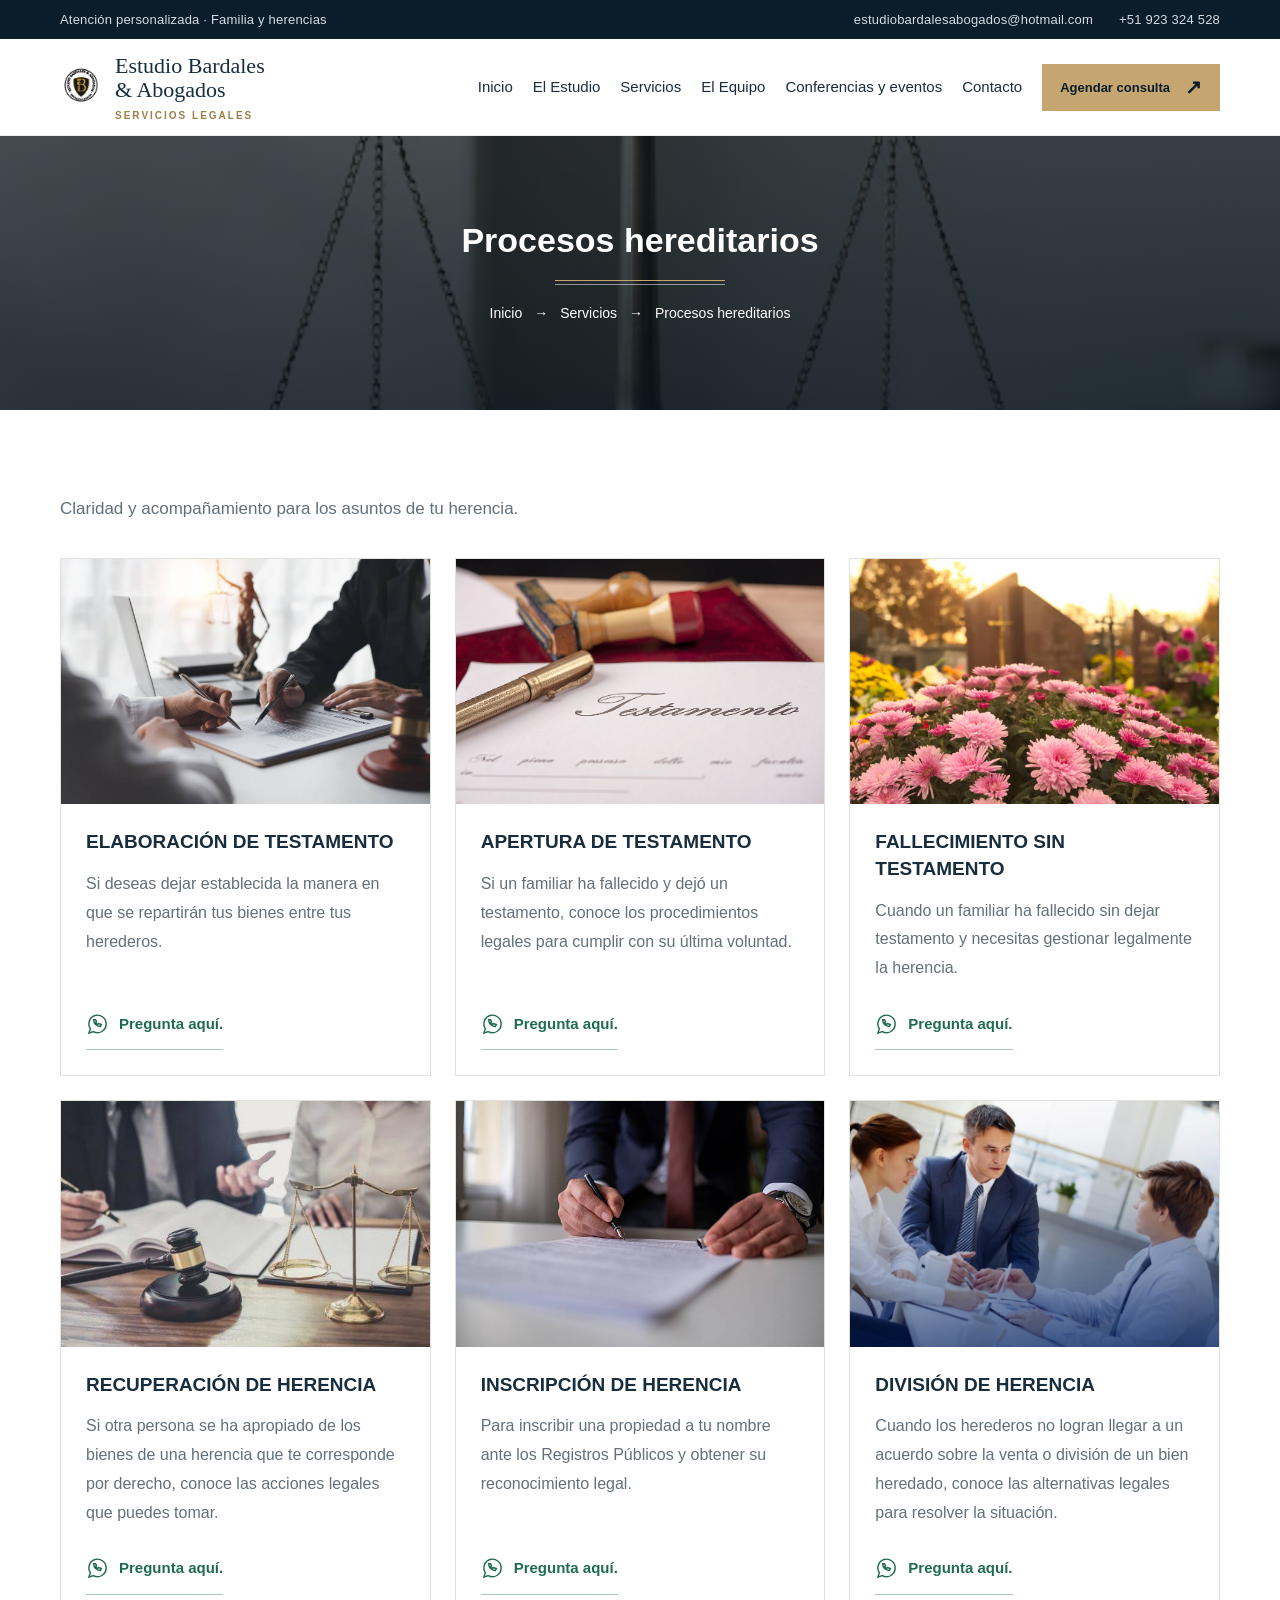
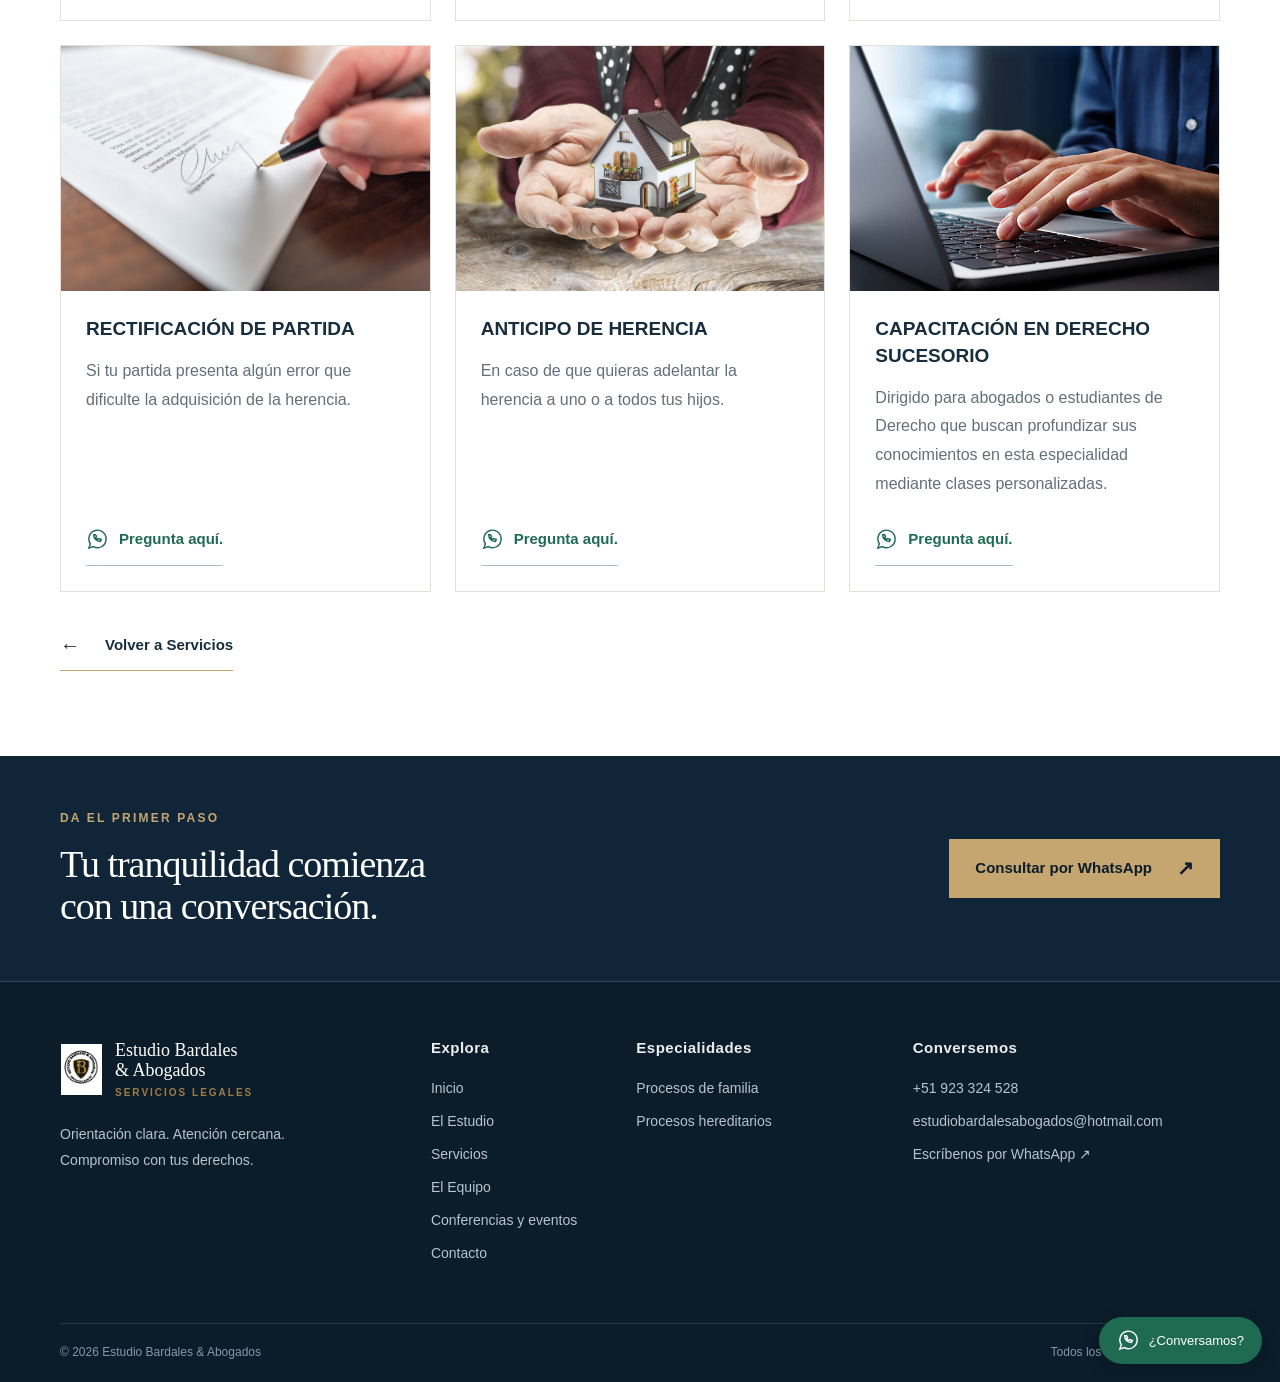
<file: procesos-hereditarios.html>
<!doctype html><html lang="es"><head><meta charset="utf-8"><meta name="viewport" content="width=device-width,initial-scale=1"><title>Procesos hereditarios | Estudio Bardales & Abogados</title><meta name="description" content="Estudio Bardales & Abogados. Orientación y acompañamiento en procesos de familia y procesos hereditarios. Contacto: 923 324 528."><meta name="theme-color" content="#102638"><link rel="icon" href="assets/logo.png"><link rel="stylesheet" href="styles.css"><link rel="stylesheet" href="services.css"><link rel="stylesheet" href="readability.css"><link rel="stylesheet" href="responsive.css"><script src="script.js" defer></script></head><body><a class="skip" href="#contenido">Saltar al contenido</a><div class="topbar"><div class="wrap"><span>Atención personalizada · Familia y herencias</span><div><a href="mailto:estudiobardalesabogados@hotmail.com">estudiobardalesabogados@hotmail.com</a><a href="tel:+51923324528">+51 923 324 528</a></div></div></div><header><div class="wrap header-inner"><a class="brand" href="index.html" aria-label="Estudio Bardales & Abogados, inicio"><img src="assets/logo.png" alt="" width="44" height="50"><span>Estudio Bardales <b>& Abogados</b><small>SERVICIOS LEGALES</small></span></a><button class="menu-toggle" aria-label="Abrir menú" aria-expanded="false" aria-controls="main-nav">☰</button><nav id="main-nav" aria-label="Navegación principal"><a href="index.html" >Inicio</a><a href="nosotros.html" >El Estudio</a><a href="servicios.html" class="active-section">Servicios</a><a href="equipo.html" >El Equipo</a><a href="conferencias.html" >Conferencias y eventos</a><a href="contacto.html" >Contacto</a><a class="button small" href="https://wa.me/51923324528?text=Hola%2C%20Estudio%20Bardales%20%26%20Abogados.%20Deseo%20informaci%C3%B3n%20sobre%20una%20consulta." target="_blank" rel="noopener">Agendar consulta <span aria-hidden="true">↗</span></a></nav></div></header><main id="contenido"><section class="services-banner"><div class="wrap"><h1>Procesos hereditarios</h1><div class="banner-rule" aria-hidden="true"></div><nav class="section-path" aria-label="Ruta de navegación"><a href="index.html">Inicio</a><span aria-hidden="true">→</span><a href="servicios.html">Servicios</a><span aria-hidden="true">→</span><span aria-current="page">Procesos hereditarios</span></nav></div></section><section class="wrap section"><p class="area-description">Claridad y acompañamiento para los asuntos de tu herencia.</p><div class="detail-grid"><article class="detail-card photo-card"><img class="service-image" src="assets/heritage/elaboracion.png" alt="Elaboración de testamento" width="612" height="408" loading="lazy"><div class="detail-content"><h3>Elaboración de testamento</h3><p>Si deseas dejar establecida la manera en que se repartirán tus bienes entre tus herederos.</p><a class="whatsapp-service" href="https://wa.me/51923324528?text=Hola%2C%20Estudio%20Bardales%20%26%20Abogados.%20Deseo%20informaci%C3%B3n%20sobre%20elaboraci%C3%B3n%20de%20testamento." target="_blank" rel="noopener" aria-label="Preguntar por Elaboración de testamento en WhatsApp"><svg viewBox="0 0 24 24" aria-hidden="true"><path d="M21 11.5a9 9 0 0 1-13.4 7.9L3 21l1.6-4.6A9 9 0 1 1 21 11.5Z"/><path d="M8 7c0 4 3 7 7 7l1-2-3-1-1 1-2-2 1-1-1-2Z"/></svg>Pregunta aquí.</a></div></article><article class="detail-card photo-card"><img class="service-image" src="assets/heritage/apertura.png" alt="Apertura de testamento" width="612" height="408" loading="lazy"><div class="detail-content"><h3>Apertura de testamento</h3><p>Si un familiar ha fallecido y dejó un testamento, conoce los procedimientos legales para cumplir con su última voluntad.</p><a class="whatsapp-service" href="https://wa.me/51923324528?text=Hola%2C%20Estudio%20Bardales%20%26%20Abogados.%20Deseo%20informaci%C3%B3n%20sobre%20apertura%20de%20testamento." target="_blank" rel="noopener" aria-label="Preguntar por Apertura de testamento en WhatsApp"><svg viewBox="0 0 24 24" aria-hidden="true"><path d="M21 11.5a9 9 0 0 1-13.4 7.9L3 21l1.6-4.6A9 9 0 1 1 21 11.5Z"/><path d="M8 7c0 4 3 7 7 7l1-2-3-1-1 1-2-2 1-1-1-2Z"/></svg>Pregunta aquí.</a></div></article><article class="detail-card photo-card"><img class="service-image" src="assets/heritage/sin-testamento.png" alt="Fallecimiento sin testamento" width="612" height="408" loading="lazy"><div class="detail-content"><h3>Fallecimiento sin testamento</h3><p>Cuando un familiar ha fallecido sin dejar testamento y necesitas gestionar legalmente la herencia.</p><a class="whatsapp-service" href="https://wa.me/51923324528?text=Hola%2C%20Estudio%20Bardales%20%26%20Abogados.%20Deseo%20informaci%C3%B3n%20sobre%20fallecimiento%20sin%20testamento." target="_blank" rel="noopener" aria-label="Preguntar por Fallecimiento sin testamento en WhatsApp"><svg viewBox="0 0 24 24" aria-hidden="true"><path d="M21 11.5a9 9 0 0 1-13.4 7.9L3 21l1.6-4.6A9 9 0 1 1 21 11.5Z"/><path d="M8 7c0 4 3 7 7 7l1-2-3-1-1 1-2-2 1-1-1-2Z"/></svg>Pregunta aquí.</a></div></article><article class="detail-card photo-card"><img class="service-image" src="assets/heritage/recuperacion.png" alt="Recuperación de herencia" width="612" height="408" loading="lazy"><div class="detail-content"><h3>Recuperación de herencia</h3><p>Si otra persona se ha apropiado de los bienes de una herencia que te corresponde por derecho, conoce las acciones legales que puedes tomar.</p><a class="whatsapp-service" href="https://wa.me/51923324528?text=Hola%2C%20Estudio%20Bardales%20%26%20Abogados.%20Deseo%20informaci%C3%B3n%20sobre%20recuperaci%C3%B3n%20de%20herencia." target="_blank" rel="noopener" aria-label="Preguntar por Recuperación de herencia en WhatsApp"><svg viewBox="0 0 24 24" aria-hidden="true"><path d="M21 11.5a9 9 0 0 1-13.4 7.9L3 21l1.6-4.6A9 9 0 1 1 21 11.5Z"/><path d="M8 7c0 4 3 7 7 7l1-2-3-1-1 1-2-2 1-1-1-2Z"/></svg>Pregunta aquí.</a></div></article><article class="detail-card photo-card"><img class="service-image" src="assets/heritage/inscripcion.png" alt="Inscripción de herencia" width="612" height="408" loading="lazy"><div class="detail-content"><h3>Inscripción de herencia</h3><p>Para inscribir una propiedad a tu nombre ante los Registros Públicos y obtener su reconocimiento legal.</p><a class="whatsapp-service" href="https://wa.me/51923324528?text=Hola%2C%20Estudio%20Bardales%20%26%20Abogados.%20Deseo%20informaci%C3%B3n%20sobre%20inscripci%C3%B3n%20de%20herencia." target="_blank" rel="noopener" aria-label="Preguntar por Inscripción de herencia en WhatsApp"><svg viewBox="0 0 24 24" aria-hidden="true"><path d="M21 11.5a9 9 0 0 1-13.4 7.9L3 21l1.6-4.6A9 9 0 1 1 21 11.5Z"/><path d="M8 7c0 4 3 7 7 7l1-2-3-1-1 1-2-2 1-1-1-2Z"/></svg>Pregunta aquí.</a></div></article><article class="detail-card photo-card"><img class="service-image" src="assets/heritage/division.png" alt="División de herencia" width="612" height="408" loading="lazy"><div class="detail-content"><h3>División de herencia</h3><p>Cuando los herederos no logran llegar a un acuerdo sobre la venta o división de un bien heredado, conoce las alternativas legales para resolver la situación.</p><a class="whatsapp-service" href="https://wa.me/51923324528?text=Hola%2C%20Estudio%20Bardales%20%26%20Abogados.%20Deseo%20informaci%C3%B3n%20sobre%20divisi%C3%B3n%20de%20herencia." target="_blank" rel="noopener" aria-label="Preguntar por División de herencia en WhatsApp"><svg viewBox="0 0 24 24" aria-hidden="true"><path d="M21 11.5a9 9 0 0 1-13.4 7.9L3 21l1.6-4.6A9 9 0 1 1 21 11.5Z"/><path d="M8 7c0 4 3 7 7 7l1-2-3-1-1 1-2-2 1-1-1-2Z"/></svg>Pregunta aquí.</a></div></article><article class="detail-card photo-card"><img class="service-image" src="assets/heritage/rectificacion.png" alt="Rectificación de partida" width="612" height="408" loading="lazy"><div class="detail-content"><h3>Rectificación de partida</h3><p>Si tu partida presenta algún error que dificulte la adquisición de la herencia.</p><a class="whatsapp-service" href="https://wa.me/51923324528?text=Hola%2C%20Estudio%20Bardales%20%26%20Abogados.%20Deseo%20informaci%C3%B3n%20sobre%20rectificaci%C3%B3n%20de%20partida." target="_blank" rel="noopener" aria-label="Preguntar por Rectificación de partida en WhatsApp"><svg viewBox="0 0 24 24" aria-hidden="true"><path d="M21 11.5a9 9 0 0 1-13.4 7.9L3 21l1.6-4.6A9 9 0 1 1 21 11.5Z"/><path d="M8 7c0 4 3 7 7 7l1-2-3-1-1 1-2-2 1-1-1-2Z"/></svg>Pregunta aquí.</a></div></article><article class="detail-card photo-card"><img class="service-image" src="assets/heritage/anticipo.png" alt="Anticipo de herencia" width="612" height="408" loading="lazy"><div class="detail-content"><h3>Anticipo de herencia</h3><p>En caso de que quieras adelantar la herencia a uno o a todos tus hijos.</p><a class="whatsapp-service" href="https://wa.me/51923324528?text=Hola%2C%20Estudio%20Bardales%20%26%20Abogados.%20Deseo%20informaci%C3%B3n%20sobre%20anticipo%20de%20herencia." target="_blank" rel="noopener" aria-label="Preguntar por Anticipo de herencia en WhatsApp"><svg viewBox="0 0 24 24" aria-hidden="true"><path d="M21 11.5a9 9 0 0 1-13.4 7.9L3 21l1.6-4.6A9 9 0 1 1 21 11.5Z"/><path d="M8 7c0 4 3 7 7 7l1-2-3-1-1 1-2-2 1-1-1-2Z"/></svg>Pregunta aquí.</a></div></article><article class="detail-card photo-card"><img class="service-image" src="assets/heritage/capacitacion.png" alt="Capacitación en Derecho Sucesorio" width="612" height="408" loading="lazy"><div class="detail-content"><h3>Capacitación en Derecho Sucesorio</h3><p>Dirigido para abogados o estudiantes de Derecho que buscan profundizar sus conocimientos en esta especialidad mediante clases personalizadas.</p><a class="whatsapp-service" href="https://wa.me/51923324528?text=Hola%2C%20Estudio%20Bardales%20%26%20Abogados.%20Deseo%20informaci%C3%B3n%20sobre%20capacitaci%C3%B3n%20en%20derecho%20sucesorio." target="_blank" rel="noopener" aria-label="Preguntar por Capacitación en Derecho Sucesorio en WhatsApp"><svg viewBox="0 0 24 24" aria-hidden="true"><path d="M21 11.5a9 9 0 0 1-13.4 7.9L3 21l1.6-4.6A9 9 0 1 1 21 11.5Z"/><path d="M8 7c0 4 3 7 7 7l1-2-3-1-1 1-2-2 1-1-1-2Z"/></svg>Pregunta aquí.</a></div></article></div><a class="text-link back-to-services" href="servicios.html"><span aria-hidden="true">←</span> Volver a Servicios</a></section><section class="cta"><div class="wrap"><div><p class="eyebrow">DA EL PRIMER PASO</p><h2>Tu tranquilidad comienza<br>con una conversación.</h2></div><a class="button" href="https://wa.me/51923324528?text=Hola%2C%20Estudio%20Bardales%20%26%20Abogados.%20Deseo%20informaci%C3%B3n%20sobre%20una%20consulta." target="_blank" rel="noopener">Consultar por WhatsApp <span aria-hidden="true">↗</span></a></div></section></main><footer><div class="wrap footer-grid"><div><a class="brand" href="index.html"><img src="assets/logo.png" alt="" width="44" height="50"><span>Estudio Bardales <b>& Abogados</b><small>SERVICIOS LEGALES</small></span></a><p>Orientación clara. Atención cercana.<br>Compromiso con tus derechos.</p></div><div><h2>Explora</h2><a href="index.html">Inicio</a><a href="nosotros.html">El Estudio</a><a href="servicios.html">Servicios</a><a href="equipo.html">El Equipo</a><a href="conferencias.html">Conferencias y eventos</a><a href="contacto.html">Contacto</a></div><div><h2>Especialidades</h2><a href="procesos-de-familia.html">Procesos de familia</a><a href="procesos-hereditarios.html">Procesos hereditarios</a></div><div><h2>Conversemos</h2><a href="tel:+51923324528">+51 923 324 528</a><a class="email" href="mailto:estudiobardalesabogados@hotmail.com">estudiobardalesabogados@hotmail.com</a><a href="https://wa.me/51923324528?text=Hola%2C%20Estudio%20Bardales%20%26%20Abogados.%20Deseo%20informaci%C3%B3n%20sobre%20una%20consulta." target="_blank" rel="noopener">Escríbenos por WhatsApp <span aria-hidden="true">↗</span></a></div></div><div class="wrap footer-bottom"><span>© 2026 Estudio Bardales & Abogados</span><span>Todos los derechos reservados.</span></div></footer><a class="floating-chat" href="https://wa.me/51923324528?text=Hola%2C%20Estudio%20Bardales%20%26%20Abogados.%20Deseo%20informaci%C3%B3n%20sobre%20una%20consulta." target="_blank" rel="noopener" aria-label="Consultar por WhatsApp"><svg viewBox="0 0 24 24" aria-hidden="true"><path d="M21 11.5a9 9 0 0 1-13.4 7.9L3 21l1.6-4.6A9 9 0 1 1 21 11.5Z"/><path d="M8 7c0 4 3 7 7 7l1-2-3-1-1 1-2-2 1-1-1-2Z"/></svg><span>¿Conversamos?</span></a></body></html>
</file>
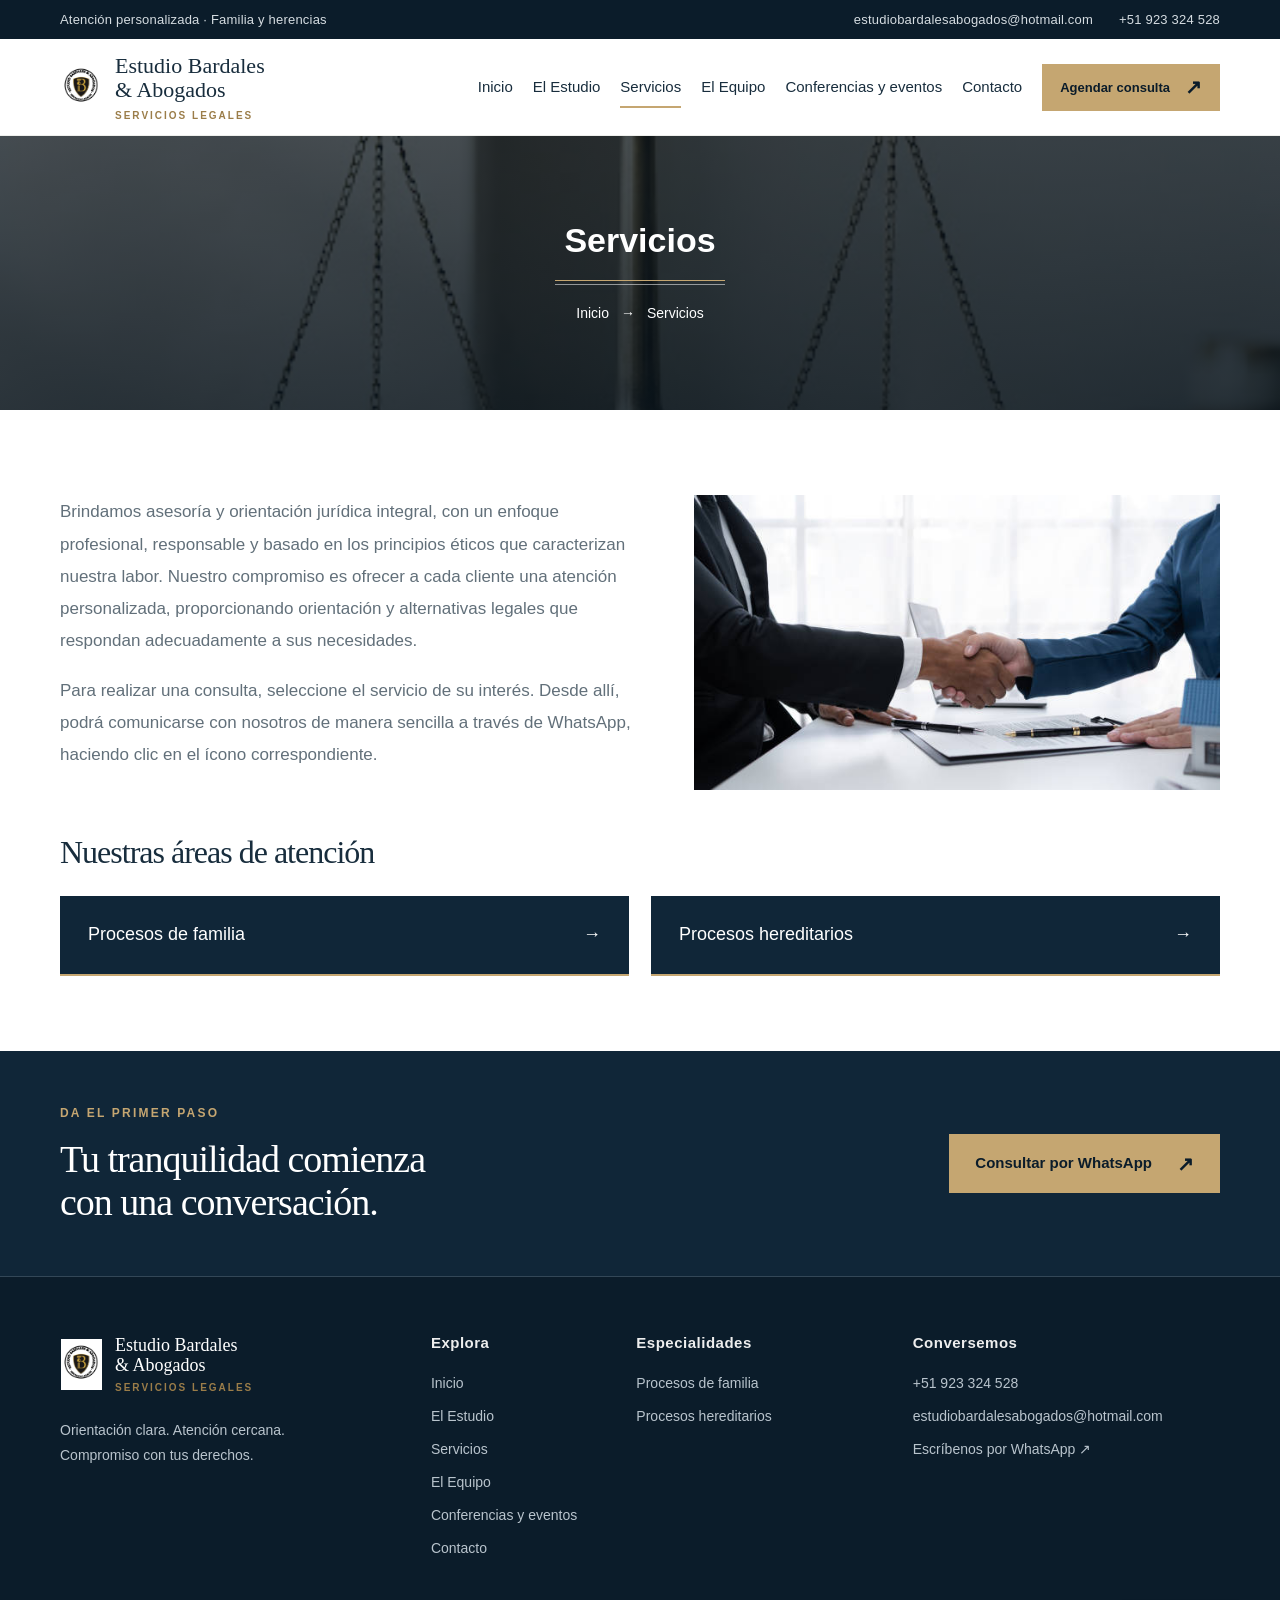
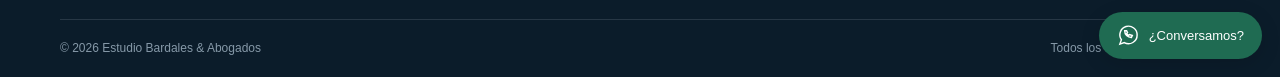
<file: servicios.html>
<!doctype html><html lang="es"><head><meta charset="utf-8"><meta name="viewport" content="width=device-width,initial-scale=1"><title>Servicios | Estudio Bardales & Abogados</title><meta name="description" content="Estudio Bardales & Abogados. Orientación y acompañamiento en procesos de familia y procesos hereditarios. Contacto: 923 324 528."><meta name="theme-color" content="#102638"><link rel="icon" href="assets/logo.png"><link rel="stylesheet" href="styles.css"><link rel="stylesheet" href="services.css"><link rel="stylesheet" href="readability.css"><link rel="stylesheet" href="responsive.css"><script src="script.js" defer></script></head><body><a class="skip" href="#contenido">Saltar al contenido</a><div class="topbar"><div class="wrap"><span>Atención personalizada · Familia y herencias</span><div><a href="mailto:estudiobardalesabogados@hotmail.com">estudiobardalesabogados@hotmail.com</a><a href="tel:+51923324528">+51 923 324 528</a></div></div></div><header><div class="wrap header-inner"><a class="brand" href="index.html" aria-label="Estudio Bardales & Abogados, inicio"><img src="assets/logo.png" alt="" width="44" height="50"><span>Estudio Bardales <b>& Abogados</b><small>SERVICIOS LEGALES</small></span></a><button class="menu-toggle" aria-label="Abrir menú" aria-expanded="false" aria-controls="main-nav">☰</button><nav id="main-nav" aria-label="Navegación principal"><a href="index.html" >Inicio</a><a href="nosotros.html" >El Estudio</a><a href="servicios.html" aria-current="page">Servicios</a><a href="equipo.html" >El Equipo</a><a href="conferencias.html" >Conferencias y eventos</a><a href="contacto.html" >Contacto</a><a class="button small" href="https://wa.me/51923324528?text=Hola%2C%20Estudio%20Bardales%20%26%20Abogados.%20Deseo%20informaci%C3%B3n%20sobre%20una%20consulta." target="_blank" rel="noopener">Agendar consulta <span aria-hidden="true">↗</span></a></nav></div></header><main id="contenido"><section class="services-banner"><div class="wrap"><h1>Servicios</h1><div class="banner-rule" aria-hidden="true"></div><nav class="section-path" aria-label="Ruta de navegación"><a href="index.html">Inicio</a><span aria-hidden="true">→</span><span aria-current="page">Servicios</span></nav></div></section><section class="wrap section services-intro"><div><p>Brindamos asesoría y orientación jurídica integral, con un enfoque profesional, responsable y basado en los principios éticos que caracterizan nuestra labor. Nuestro compromiso es ofrecer a cada cliente una atención personalizada, proporcionando orientación y alternativas legales que respondan adecuadamente a sus necesidades.</p><p>Para realizar una consulta, seleccione el servicio de su interés. Desde allí, podrá comunicarse con nosotros de manera sencilla a través de WhatsApp, haciendo clic en el ícono correspondiente.</p></div><img src="assets/servicios.png" alt="Acuerdo durante una consulta profesional" width="612" height="344"></section><section class="wrap services-choices" aria-labelledby="areas-title"><h2 id="areas-title">Nuestras áreas de atención</h2><div class="area-links"><a href="procesos-de-familia.html">Procesos de familia <span aria-hidden="true">→</span></a><a href="procesos-hereditarios.html">Procesos hereditarios <span aria-hidden="true">→</span></a></div></section><section class="cta"><div class="wrap"><div><p class="eyebrow">DA EL PRIMER PASO</p><h2>Tu tranquilidad comienza<br>con una conversación.</h2></div><a class="button" href="https://wa.me/51923324528?text=Hola%2C%20Estudio%20Bardales%20%26%20Abogados.%20Deseo%20informaci%C3%B3n%20sobre%20una%20consulta." target="_blank" rel="noopener">Consultar por WhatsApp <span aria-hidden="true">↗</span></a></div></section></main><footer><div class="wrap footer-grid"><div><a class="brand" href="index.html"><img src="assets/logo.png" alt="" width="44" height="50"><span>Estudio Bardales <b>& Abogados</b><small>SERVICIOS LEGALES</small></span></a><p>Orientación clara. Atención cercana.<br>Compromiso con tus derechos.</p></div><div><h2>Explora</h2><a href="index.html">Inicio</a><a href="nosotros.html">El Estudio</a><a href="servicios.html">Servicios</a><a href="equipo.html">El Equipo</a><a href="conferencias.html">Conferencias y eventos</a><a href="contacto.html">Contacto</a></div><div><h2>Especialidades</h2><a href="procesos-de-familia.html">Procesos de familia</a><a href="procesos-hereditarios.html">Procesos hereditarios</a></div><div><h2>Conversemos</h2><a href="tel:+51923324528">+51 923 324 528</a><a class="email" href="mailto:estudiobardalesabogados@hotmail.com">estudiobardalesabogados@hotmail.com</a><a href="https://wa.me/51923324528?text=Hola%2C%20Estudio%20Bardales%20%26%20Abogados.%20Deseo%20informaci%C3%B3n%20sobre%20una%20consulta." target="_blank" rel="noopener">Escríbenos por WhatsApp <span aria-hidden="true">↗</span></a></div></div><div class="wrap footer-bottom"><span>© 2026 Estudio Bardales & Abogados</span><span>Todos los derechos reservados.</span></div></footer><a class="floating-chat" href="https://wa.me/51923324528?text=Hola%2C%20Estudio%20Bardales%20%26%20Abogados.%20Deseo%20informaci%C3%B3n%20sobre%20una%20consulta." target="_blank" rel="noopener" aria-label="Consultar por WhatsApp"><svg viewBox="0 0 24 24" aria-hidden="true"><path d="M21 11.5a9 9 0 0 1-13.4 7.9L3 21l1.6-4.6A9 9 0 1 1 21 11.5Z"/><path d="M8 7c0 4 3 7 7 7l1-2-3-1-1 1-2-2 1-1-1-2Z"/></svg><span>¿Conversamos?</span></a></body></html>
</file>
<file: styles.css>
:root{--navy:#102638;--navy-deep:#0b1c2a;--gold:#c5a671;--paper:#f6f4ef;--ink:#182d3d;--muted:#62707a;--line:#deded8}*{box-sizing:border-box}html{scroll-behavior:smooth;scroll-padding-top:105px}body{margin:0;font-family:Arial,Helvetica,sans-serif;color:var(--ink);background:#fff;line-height:1.65}h1,h2,h3,p{margin-top:0}h1,h2,h3{font-family:Georgia,'Times New Roman',serif;font-weight:400;line-height:1.12}h1{font-size:clamp(42px,4.5vw,66px);letter-spacing:-1.7px}h2{font-size:clamp(31px,3.1vw,44px);letter-spacing:-1px}h3{font-size:27px}a{color:inherit;text-decoration:none}button,input,textarea,select{font:inherit}img{max-width:100%;display:block}a,button,input,select,textarea{ -webkit-tap-highlight-color:transparent}a:focus-visible,button:focus-visible,input:focus-visible,textarea:focus-visible,select:focus-visible{outline:3px solid #ba8e45;outline-offset:5px}.wrap{width:min(1160px,calc(100% - 96px));margin:auto}.topbar{background:var(--navy-deep);color:#d5dce1;font-size:11px;letter-spacing:.2px}.topbar .wrap{display:flex;justify-content:space-between;padding-block:9px}.topbar .wrap>div{display:flex;gap:26px}.topbar a:hover{color:var(--gold)}header{background:#fff;position:sticky;top:0;z-index:20;border-bottom:1px solid #eeefec}.header-inner{display:flex;align-items:center;justify-content:space-between;min-height:96px;gap:20px}.brand{display:flex;gap:12px;align-items:center;line-height:1.12;font-family:Georgia,serif;font-size:20px;flex-shrink:0}.brand img{object-fit:contain;width:43px;height:51px}.brand b{display:block;font-weight:400}.brand small{display:block;font-family:Arial,sans-serif;color:#9b7d49;letter-spacing:2.6px;font-size:8px;font-weight:700;margin-top:7px}nav{display:flex;align-items:center;gap:27px;font-size:12px}nav>a:not(.button){padding:13px 0;position:relative}nav>a[aria-current]:after{content:'';height:2px;position:absolute;bottom:5px;left:0;right:0;background:var(--gold)}nav>a:hover{color:#a08049}.button{display:inline-flex;align-items:center;justify-content:center;gap:25px;background:var(--gold);color:var(--navy-deep);padding:15px 24px;font-size:12px;font-weight:700;border:1px solid var(--gold);cursor:pointer;transition:background .2s,transform .2s}.button:hover{background:#d7bb8d;transform:translateY(-2px)}.button span{font-size:20px;line-height:1}.button.small{padding:12px 17px;font-size:11px;gap:15px}.menu-toggle{display:none}.hero{background:var(--navy-deep);position:relative;overflow:hidden;color:white;min-height:620px}.hero-photo{position:absolute;inset:0;width:100%;height:100%;object-fit:cover;object-position:center 47%;opacity:.8}.hero:after{content:'';position:absolute;inset:0;background:linear-gradient(90deg,rgba(9,26,40,.98) 0%,rgba(9,26,40,.9) 33%,rgba(9,26,40,.25) 73%,rgba(9,26,40,.09))}.hero-inner{position:relative;z-index:1;padding-block:75px 37px}.eyebrow{font-family:Arial,sans-serif;font-size:10px;font-weight:700;letter-spacing:2.2px;color:#9b7d49;margin-bottom:22px;line-height:1.6}.hero .eyebrow,.page-banner .eyebrow,.cta .eyebrow{color:var(--gold)}.hero h1{margin-bottom:25px;max-width:700px}.hero h1 em{color:#d0b382;font-weight:400}.hero p:not(.eyebrow){font-size:14px;color:#d4dde3;line-height:1.9}.hero-actions{display:flex;align-items:center;gap:27px;margin-top:30px}.hero-link{font-size:12px;color:#e5e9eb;display:flex;gap:18px;align-items:center}.hero-link:hover{color:var(--gold)}.hero-note{display:flex;align-items:center;gap:12px;font-size:8px;letter-spacing:2px;color:#b4c0c8;margin-top:52px}.line{display:block;background:var(--gold);height:1px;width:30px}.hero-caption{position:absolute;z-index:1;right:45px;bottom:32px;font-size:8px;color:#d4dde3;letter-spacing:2.4px;writing-mode:vertical-rl}.section{padding-block:85px}.section-head{display:flex;align-items:end;justify-content:space-between;gap:35px;margin-bottom:36px}.section-head h2{margin-bottom:0}.section-head>p{font-size:13px;color:var(--muted);line-height:1.9}.service-grid{display:grid;grid-template-columns:1fr 1fr;gap:26px}.service-card{min-height:325px;padding:32px 35px;display:flex;flex-direction:column;justify-content:space-between;background:var(--paper);position:relative;overflow:hidden;border:1px solid #e8e4dc;transition:transform .2s}.service-card:hover{transform:translateY(-4px)}.service-card:after{content:'⚖';position:absolute;font-family:Georgia,serif;font-size:180px;right:15px;top:-25px;color:#c5a671;opacity:.12;pointer-events:none}.service-card.inheritance{background:var(--navy);color:white;border-color:var(--navy)}.service-card.inheritance:after{content:'§';font-size:230px;top:-45px;color:#d7b984;opacity:.13}.service-no{font-size:9px;letter-spacing:2px;color:#9b7d49}.inheritance .service-no{color:var(--gold)}.service-card h3{font-size:34px;margin:30px 0 14px;position:relative;z-index:1}.service-card p{max-width:360px;font-size:13px;color:var(--muted);position:relative;z-index:1}.inheritance p{color:#c1cdd5}.text-link{font-size:12px;font-weight:700;display:inline-flex;gap:25px;align-items:center;border-bottom:1px solid #c5a671;padding-bottom:6px}.text-link:hover{color:#9b7d49}.text-link span{font-size:20px;font-weight:400}.about-section{background:var(--paper);padding-block:80px}.about-grid{display:grid;grid-template-columns:1fr 1fr;gap:80px;align-items:center}.about-image{position:relative;min-height:370px}.about-image img{height:380px;width:100%;object-fit:cover;object-position:center}.about-image>span{display:block;background:var(--navy);color:#d9c39e;padding:15px 25px;font-family:Georgia,serif;font-size:17px;text-align:center}.about-grid p:not(.eyebrow){font-size:14px;color:var(--muted);line-height:1.9}.about-grid .text-link{margin-top:10px}.process{display:grid;grid-template-columns:1fr 1.8fr;gap:55px}.process ol{list-style:none;padding:0;margin:0;display:grid;grid-template-columns:repeat(3,1fr);gap:30px}.process li{border-top:1px solid var(--line);padding-top:20px}.process li>span,.values article>span{font-family:Georgia,serif;font-size:28px;color:#a78653}.process li h3{font-size:21px;line-height:1.25;margin:18px 0 10px}.process li p{font-size:12px;color:var(--muted)}.cta{background:var(--navy);color:white;padding-block:53px;border-bottom:1px solid #334757}.cta>.wrap{display:flex;justify-content:space-between;align-items:center;gap:35px}.cta h2{margin:0;font-size:38px}.cta .eyebrow{margin-bottom:15px}footer{background:var(--navy-deep);color:#b9c4cd;padding-top:58px;font-size:12px}.footer-grid{display:grid;grid-template-columns:1.4fr .7fr 1fr 1.3fr;gap:40px;padding-bottom:48px}.footer-grid .brand{color:white;font-size:18px}.footer-grid p{font-size:12px;margin-top:24px;line-height:1.8}.footer-grid h2{font-family:Arial,sans-serif;font-size:12px;font-weight:600;color:#eee;margin:0 0 20px;letter-spacing:.5px}.footer-grid>div>a:not(.brand){display:block;margin-bottom:10px;font-size:11px}.footer-grid a:hover{color:var(--gold)}.email{overflow-wrap:anywhere}.footer-bottom{display:flex;justify-content:space-between;border-top:1px solid #273745;padding-block:19px;color:#8699a8;font-size:10px}.floating-chat{position:fixed;bottom:23px;right:23px;background:#1f6b52;color:white;display:flex;align-items:center;gap:9px;padding:12px 18px;z-index:15;box-shadow:0 5px 20px #0002;border-radius:50px;font-size:11px}.floating-chat:hover{background:#15543f}.floating-chat svg{width:23px;height:23px;fill:none;stroke:currentColor;stroke-width:1.5}.page-banner{background:linear-gradient(100deg,#102638ed,#102638bb),url('assets/justicia.jpg') center 48%/cover;color:white;padding:60px 0 65px}.page-banner h1{font-size:52px;margin-bottom:20px}.page-banner p:not(.eyebrow){color:#d0dae0;font-size:14px;max-width:600px}.breadcrumb{display:flex;gap:12px;color:var(--muted);font-size:11px;margin-top:-25px;margin-bottom:40px}.breadcrumb a{border-bottom:1px solid var(--gold)}.detail-grid{display:grid;grid-template-columns:repeat(3,1fr);gap:24px}.detail-card{background:var(--paper);border-top:2px solid var(--gold);padding:29px;display:flex;flex-direction:column;align-items:start}.detail-number{color:#ad9167;font-family:Georgia,serif;font-size:23px;margin-bottom:21px}.detail-card h3{font-size:25px;line-height:1.25;margin-bottom:16px}.detail-card p{font-size:13px;color:var(--muted);margin-bottom:25px}.detail-card a{margin-top:auto}.values{background:var(--paper);padding:65px 0}.values-grid{display:grid;grid-template-columns:repeat(3,1fr);gap:45px;margin-top:40px}.values article{border-top:1px solid var(--line);padding-top:20px}.values h3{margin-top:20px;font-size:26px}.values p{font-size:13px;color:var(--muted)}.empty-events{background:var(--paper);padding:50px;display:flex;align-items:center;gap:35px;border-left:2px solid var(--gold)}.event-symbol{color:#a78653;font-size:70px}.empty-events h3{font-size:29px}.empty-events p{max-width:610px;color:var(--muted);font-size:14px}.contact-grid{display:grid;grid-template-columns:1fr 1fr;gap:85px}.contact-grid p{font-size:14px;color:var(--muted)}.contact-item{padding-block:23px;border-bottom:1px solid var(--line)}.contact-item>span{display:block;font-size:9px;color:#957341;letter-spacing:1.7px;margin-bottom:9px}.contact-item a{font-size:17px}.contact-grid p.muted{font-size:12px;margin-top:22px}form{padding:35px;background:var(--paper);border-top:2px solid var(--gold)}form h3{font-size:30px}form p{font-size:12px!important}label{display:block;font-size:12px;margin-bottom:7px;margin-top:20px;font-weight:600}input,select,textarea{width:100%;border:1px solid #d5d7d6;padding:12px 14px;background:#fff;color:var(--ink);border-radius:0;font-size:13px}textarea{resize:vertical}.form-note{font-size:10px!important;margin:12px 0 22px}form .button{width:100%}.skip{position:fixed;top:-100px;left:15px;background:white;padding:10px;z-index:100}.skip:focus{top:10px}
@media(min-width:1500px){.hero{min-height:690px}.hero-inner{padding-top:100px}}@media(max-width:1100px){.wrap{width:calc(100% - 56px)}nav{gap:17px}.brand{font-size:18px}nav .button.small{display:none}.about-grid{gap:45px}.footer-grid{gap:25px}.process{grid-template-columns:1fr}.contact-grid{gap:40px}}@media(max-width:760px){.wrap{width:calc(100% - 40px)}.topbar .wrap{justify-content:center;padding:8px 0}.topbar .wrap>span{display:none}.topbar .wrap>div{gap:18px;font-size:10px}.topbar .wrap>div>a:first-child{display:none}.header-inner{min-height:80px}.brand{font-size:17px}.brand img{width:35px;height:42px}.brand small{font-size:7px}.menu-toggle{display:block;border:1px solid #ddd;background:white;color:var(--navy);width:42px;height:42px;font-size:23px;cursor:pointer}nav{display:none;position:absolute;left:0;right:0;top:80px;background:#fff;padding:18px 25px;box-shadow:0 10px 20px #0001;align-items:stretch;gap:4px}nav.open{display:flex;flex-direction:column}nav .button.small{display:flex;margin-top:10px}nav>a{font-size:14px}nav>a[aria-current]:after{right:auto;width:30px}.hero{min-height:610px}.hero-inner{padding-block:63px 32px}.hero-photo{object-position:66% center;opacity:.58}.hero:after{background:linear-gradient(90deg,#0b1c2aee,#0b1c2a99)}.hero h1{font-size:46px;letter-spacing:-1.2px}.hero .eyebrow{font-size:8px}.hero-actions{flex-wrap:wrap;gap:20px}.hero-caption{display:none}.hero-note{margin-top:46px;font-size:7px}.section{padding-block:55px}.section-head{display:block;margin-bottom:28px}.section-head>p{margin-top:20px}.service-grid{grid-template-columns:1fr;gap:18px}.service-card{min-height:290px;padding:27px}.service-card h3{font-size:31px}.about-grid{grid-template-columns:1fr;gap:35px}.about-section{padding-block:55px}.about-image{min-height:0}.about-image img{height:310px}.about-grid h2{font-size:34px}.process{gap:20px}.process ol{grid-template-columns:1fr;gap:18px}.process li{display:grid;grid-template-columns:40px 1fr;column-gap:16px}.process li>span{grid-row:span 2}.process li h3{margin-top:4px}.process li p{grid-column:2}.cta{padding-block:40px}.cta>.wrap{display:block}.cta h2{font-size:32px}.cta .button{margin-top:26px}.footer-grid{grid-template-columns:1fr 1fr;row-gap:32px}.footer-grid>div:first-child,.footer-grid>div:last-child{grid-column:1/-1}.footer-bottom{display:block;padding-bottom:85px}.footer-bottom span{display:block}.floating-chat{padding:11px;bottom:18px;right:18px}.floating-chat span{display:none}.page-banner{padding:45px 0}.page-banner h1{font-size:40px}.page-banner p:not(.eyebrow){font-size:13px}.detail-grid{grid-template-columns:1fr}.detail-card{padding:27px}.values-grid{grid-template-columns:1fr;gap:20px}.empty-events{padding:28px;display:block}.event-symbol{font-size:48px}.empty-events h3{font-size:26px}.contact-grid{grid-template-columns:1fr;gap:30px}.contact-item a{font-size:15px}form{padding:25px}.breadcrumb{margin-top:-10px;font-size:10px;gap:8px}}@media(prefers-reduced-motion:reduce){html{scroll-behavior:auto}*{transition:none!important}}
</file>
<file: services.css>
.services-intro{display:grid;grid-template-columns:1.1fr 1fr;gap:55px;align-items:center;padding-bottom:45px}
.services-intro h1{font-size:46px;margin-bottom:25px}
.services-intro p{font-size:14px;line-height:1.9;color:var(--muted)}
.services-intro>img{width:100%;height:auto;aspect-ratio:612/344;object-fit:cover}
nav.area-links{position:static;display:flex;align-items:stretch;gap:20px;padding:0;box-shadow:none;background:transparent;font-size:14px}
nav.area-links>a{flex:1;background:var(--navy);color:white;padding:18px 25px;display:flex;justify-content:space-between;border-bottom:2px solid var(--gold)}
nav.area-links>a:hover{background:#203c50;color:#e5cda8}
.service-area{scroll-margin-top:105px}
.photo-card{padding:0;border-top:0;border:1px solid #e2e2dc;background:white}
.photo-card{overflow:hidden;transition:transform .25s ease,box-shadow .25s ease,border-color .25s ease}
.photo-card .service-image{transition:transform .4s ease}
.photo-card .detail-content{position:relative;z-index:1;background:white}
.area-links>a{transition:transform .25s ease,box-shadow .25s ease,background .25s ease,color .25s ease}
.area-links>a>span{transition:transform .25s ease}
.whatsapp-service{transition:color .2s ease,border-color .2s ease}
.whatsapp-service svg{transition:transform .2s ease}
@media(hover:hover) and (pointer:fine){
 .photo-card:hover{transform:translateY(-6px);box-shadow:0 14px 30px #1026381f;border-color:var(--gold)}
 .photo-card:hover .service-image{transform:scale(1.045)}
 .area-links>a:hover{transform:translateY(-4px);box-shadow:0 10px 24px #10263826}
 .area-links>a:hover>span{transform:translateX(5px)}
 .whatsapp-service:hover svg{transform:scale(1.12)}
}
.photo-card:focus-within{box-shadow:0 0 0 2px var(--gold);border-color:var(--gold)}
.area-links>a:focus-visible{box-shadow:0 10px 24px #10263826}
@media(prefers-reduced-motion:reduce){.photo-card,.photo-card .service-image,.area-links>a,.area-links>a>span,.whatsapp-service,.whatsapp-service svg{transition:none!important;transform:none!important}}
.service-image{width:100%;height:auto;aspect-ratio:3/2;object-fit:cover}
.detail-content{padding:25px;display:flex;flex-direction:column;align-items:flex-start;flex:1}
.detail-content h3{font-family:Arial,Helvetica,sans-serif;font-size:16px;line-height:1.4;font-weight:700;text-transform:uppercase;margin-bottom:14px}
.detail-content p{font-size:13px;line-height:1.8;margin-bottom:23px}
.whatsapp-service{display:inline-flex;align-items:center;gap:10px;color:#1f6b52;font-size:12px;font-weight:700;margin-top:auto;border-bottom:1px solid #a7c6b9;padding-bottom:7px}
.whatsapp-service:hover{color:#124832;border-color:#124832}
.whatsapp-service svg{width:23px;height:23px;fill:none;stroke:currentColor;stroke-width:1.5}
.hereditary-area{background:var(--paper)}
.events-grid{display:grid;grid-template-columns:repeat(3,1fr);gap:25px;align-items:stretch;grid-auto-rows:1fr}
.event-card{border:1px solid var(--line);background:white;display:flex;flex-direction:column;height:100%}
.event-photo-link{display:block;position:relative;background:var(--paper)}
.event-photo-link{overflow:hidden}
.event-card{transition:transform .25s ease,box-shadow .25s ease,border-color .25s ease}
.event-photo-link>img{transition:transform .4s ease}
@media(hover:hover) and (pointer:fine){
 .event-card:hover{transform:translateY(-6px);box-shadow:0 14px 30px #1026381f;border-color:var(--gold)}
 .event-card:hover .event-photo-link>img{transform:scale(1.05)}
}
.event-card:focus-within{box-shadow:0 0 0 2px var(--gold);border-color:var(--gold)}
@media(prefers-reduced-motion:reduce){.event-card,.event-photo-link>img{transition:none!important;transform:none!important}}
.event-photo-link>img{width:100%;height:auto;aspect-ratio:4/3;object-fit:cover;object-position:center}
.event-content{padding:26px;flex:1;display:flex;flex-direction:column}
.event-content .eyebrow{font-size:9px;letter-spacing:1.5px;margin-bottom:15px}
.event-content h3{font-size:25px;line-height:1.25;margin-bottom:17px}
.event-content>p:last-child{font-size:13px;color:var(--muted);line-height:1.8;margin-bottom:0}
@media(max-width:1000px){.events-grid{grid-template-columns:repeat(2,1fr)}}
@media(max-width:760px){.events-grid{grid-template-columns:1fr}.event-content{padding:24px}.event-content h3{font-size:26px}}
.contact-columns.data-only{display:block}
.data-only .contact-map-column{width:100%}
.data-only .location-map{height:420px}
.address-landmark{display:inline-block;margin-top:8px;font-size:12px;font-weight:600}
@media(max-width:760px){.data-only .location-map{height:330px}}
.contact-top{display:grid;grid-template-columns:1fr .9fr 1.6fr;gap:28px;margin-bottom:45px}
.contact-top>a{display:flex;align-items:flex-start;gap:13px;font-size:14px;font-weight:600;line-height:1.7}
.contact-top>a:hover{color:#1f6b52}
.contact-badge{width:44px;height:44px;flex:0 0 44px;border-radius:50%;background:#1f6b52;color:#fff;display:grid;place-items:center}
.contact-badge svg{width:22px;height:22px;stroke:currentColor;stroke-width:1.7;fill:none}
.contact-top>a>span:last-child{padding-top:8px}
.contact-columns{display:grid;grid-template-columns:1fr 1fr;gap:32px}
form.contact-clean-form{padding:0;border:0;background:transparent}
.contact-clean-form input,.contact-clean-form textarea{border:1px solid #ccd4dc;border-radius:27px;padding:17px 28px;margin-bottom:15px;background:#fff}
.contact-clean-form textarea{min-height:175px}
.contact-clean-form .contact-send{width:auto;min-width:160px;background:#1f6b52;border-color:#1f6b52;color:white;border-radius:8px;padding:14px 30px}
.contact-clean-form .contact-send:hover{background:#15543f}
.contact-clean-form .send-note{font-size:11px!important;color:var(--muted);margin-top:12px}
.contact-map-column h2{font-family:Arial,sans-serif;font-size:16px;font-weight:700;margin:0 0 12px;letter-spacing:0}
.contact-map-column address{font-style:normal;font-size:13px;line-height:1.7;margin-bottom:18px}
.contact-map-column .location-map{height:355px}
.map-external{margin-top:15px}
.sr-only{position:absolute;width:1px;height:1px;padding:0;margin:-1px;overflow:hidden;clip:rect(0,0,0,0);white-space:nowrap;border:0}
@media(max-width:1000px){.contact-top{grid-template-columns:1fr 1fr}.contact-top>a:last-child{grid-column:1/-1}}
@media(max-width:760px){.contact-top{grid-template-columns:1fr;gap:20px;margin-bottom:35px}.contact-top>a:last-child{grid-column:auto}.contact-top>a{font-size:13px}.contact-columns{grid-template-columns:1fr;gap:35px}.contact-map-column .location-map{height:330px}}
.contact-item address{font-style:normal;font-size:16px;line-height:1.8}
.contact-grid p.address-reference{font-size:12px;margin:10px 0 16px}
.contact-item a.text-link{font-size:12px}
.location-section{padding-bottom:75px}
.location-map{display:block;width:100%;height:420px;border:1px solid var(--line);background:var(--paper)}
.map-address{color:var(--muted);font-size:12px;margin-top:18px;line-height:1.8}
@media(max-width:760px){.location-map{height:330px}.location-section{padding-bottom:50px}.location-section .section-head>a{margin-top:20px}}
.services-banner{background:linear-gradient(#07131cbd,#07131cd9),url('assets/balanza.jpg') center 48%/cover;color:#fff;padding:85px 0;text-align:center}
.services-banner h1{font-family:Arial,Helvetica,sans-serif;font-size:34px;font-weight:700;letter-spacing:0;margin:0 0 20px}
.banner-rule{width:170px;border-top:1px solid var(--gold);border-bottom:1px solid #ffffff85;height:5px;margin:0 auto 17px}
nav.section-path{position:static;display:flex;justify-content:center;flex-direction:row;flex-wrap:wrap;gap:12px;background:none;box-shadow:none;padding:0;color:white;font-size:12px}
nav.section-path>a{padding:0}
nav.section-path>a:hover{color:var(--gold)}
.services-choices{padding-bottom:75px}
.services-choices h2{font-size:32px;margin-bottom:25px}
.area-links{display:flex;gap:22px}
.area-links>a{flex:1;display:flex;justify-content:space-between;align-items:center;padding:24px 28px;background:var(--navy);color:white;border-bottom:2px solid var(--gold);font-size:18px}
.area-links>a:hover{background:#203c50;color:#e5cda8}
.area-description{margin-bottom:35px;color:var(--muted);font-size:15px}
.back-to-services{margin-top:35px}
nav>a.active-section:after{content:'';height:2px;position:absolute;bottom:5px;left:0;right:0;background:var(--gold)}
@media(max-width:760px){.services-banner{padding:60px 0}.services-banner h1{font-size:29px}nav.section-path{font-size:11px;gap:8px}.area-links{flex-direction:column;gap:15px}.area-links>a{font-size:16px;padding:20px 24px}.services-choices{padding-bottom:50px}.services-choices h2{font-size:28px}}
@media(max-width:1000px){.services-intro{gap:30px}.service-area .detail-grid{grid-template-columns:repeat(2,1fr)}}
@media(max-width:760px){.services-intro{grid-template-columns:1fr;gap:20px;padding-bottom:30px}.services-intro h1{font-size:38px}.services-intro p{font-size:13px}nav.area-links{flex-direction:column;gap:12px}nav.area-links>a{font-size:13px;padding:15px 20px}.service-area{scroll-margin-top:85px}.service-area .detail-grid{grid-template-columns:1fr}.photo-card{padding:0}.detail-content{padding:24px}.detail-content h3{font-size:17px}}
</file>
<file: readability.css>
/* Ajustes de lectura: texto más amplio sin cambiar la estructura. */
body{font-size:17px}
.topbar{font-size:13px}
nav{font-size:15px;gap:20px}
.brand{font-size:22px}
.brand small{font-size:10px;letter-spacing:2px}
.button{font-size:15px;padding:16px 25px}
.button.small{font-size:13px}
.eyebrow{font-size:12px}
.hero p:not(.eyebrow){font-size:18px;line-height:1.8}
.hero-link{font-size:15px}
.hero-note{font-size:10px}
.hero-photo{object-position:72% center}
.hero-photo{opacity:1}
.hero:after{background:linear-gradient(90deg,rgba(9,26,40,.92) 0%,rgba(9,26,40,.76) 34%,rgba(9,26,40,.16) 67%,rgba(9,26,40,.03))}
.section-head>p,.service-card p,.detail-card p,.detail-content p{font-size:16px}
.service-no{font-size:12px}
.text-link,.whatsapp-service{font-size:15px}
.about-grid p:not(.eyebrow){font-size:17px}
.process li p,.values p,.empty-events p{font-size:16px}
.process li h3{font-size:24px}
.page-banner p:not(.eyebrow),.area-description{font-size:17px}
.detail-content h3{font-size:19px}
.event-content .eyebrow{font-size:11px}
.event-content>p:last-child{font-size:16px}
.contact-top>a{font-size:16px}
.contact-map-column h2{font-size:19px}
.contact-map-column address{font-size:16px}
.address-landmark{font-size:14px}
.contact-clean-form input,.contact-clean-form textarea{font-size:16px}
.contact-clean-form .send-note{font-size:13px!important}
.services-intro p{font-size:17px}
.section-path,.breadcrumb{font-size:14px!important}
.footer-grid h2{font-size:15px}
.footer-grid p,.footer-grid>div>a:not(.brand){font-size:14px}
.footer-bottom{font-size:12px}
.floating-chat{font-size:13px}
@media(max-width:1100px){.brand{font-size:20px}nav{gap:14px;font-size:14px}}
@media(max-width:760px){
 .brand{font-size:19px}.brand small{font-size:9px}
 .topbar .wrap>div{font-size:13px}
 nav>a{font-size:16px}
 .hero p:not(.eyebrow){font-size:17px}
 .hero .eyebrow{font-size:10px}
 .hero h1{font-size:48px}
 .hero-note{font-size:9px}
 .services-intro p{font-size:16px}
 .detail-content h3{font-size:19px}
 .contact-top>a{font-size:16px}
 .area-links>a{font-size:18px}
 nav.section-path{font-size:13px}
}
</file>
<file: responsive.css>
/* Adaptación final para pantallas pequeñas y medianas. */
html{-webkit-text-size-adjust:100%;text-size-adjust:100%}
/* Lectura con espacios naturales y palabras completas. */
main p:not(.eyebrow):not(.form-note):not(.send-note):not(.hero-note),.footer-grid p{
 text-align:left;
 text-justify:auto;
 hyphens:none;
 -webkit-hyphens:none;
 overflow-wrap:normal;
 word-break:normal;
}
.wrap{max-width:1160px}
.header-inner>*,.about-grid>*,.contact-columns>*,.contact-top>*,.footer-grid>*,.detail-grid>*,.events-grid>*,.service-grid>*{min-width:0}
.detail-grid,.events-grid{grid-template-columns:repeat(3,minmax(0,1fr))}
.service-grid{grid-template-columns:repeat(2,minmax(0,1fr))}
.service-image,.event-photo-link{width:100%}
.detail-content,.event-content{width:100%;overflow-wrap:break-word}
.email span{min-width:0;overflow-wrap:anywhere}
.button,.whatsapp-service,.text-link{min-height:44px}
.floating-chat{bottom:max(18px,env(safe-area-inset-bottom));right:max(18px,env(safe-area-inset-right))}
.breadcrumb{flex-wrap:wrap}
@media(max-width:1100px){
 .header-inner{min-height:80px;gap:14px}
 .menu-toggle{display:block;width:44px;height:44px;border:1px solid #ddd;background:white;color:var(--navy);font-size:24px;flex-shrink:0;cursor:pointer}
 #main-nav{display:none;position:absolute;top:100%;left:0;right:0;background:white;padding:16px 28px;box-shadow:0 12px 24px #0002;gap:6px;max-height:calc(100dvh - 120px);overflow-y:auto;align-items:stretch}
 #main-nav.open{display:flex;flex-direction:column}
 #main-nav>a:not(.button){min-height:46px;padding:11px 0;font-size:16px}
 #main-nav>a[aria-current]:after,#main-nav>a.active-section:after{right:auto;width:32px}
 #main-nav .button.small{display:flex;margin-top:8px;font-size:15px}
 .topbar .wrap{gap:15px}
 .topbar .wrap>div{gap:15px;flex-wrap:wrap;justify-content:flex-end}
 .detail-grid,.events-grid{grid-template-columns:repeat(2,minmax(0,1fr))}
 .services-intro{gap:30px}
 .footer-grid{grid-template-columns:repeat(2,minmax(0,1fr));gap:30px}
 .contact-columns{gap:25px}
}
@media(max-width:760px){
 .wrap{width:calc(100% - 36px)}
 .brand{font-size:clamp(16px,4.4vw,20px);gap:9px}
 .brand img{width:34px;height:42px}
 .brand small{font-size:8px;letter-spacing:1.5px}
 .hero{min-height:0}
 .hero-photo{position:relative;inset:auto;width:100%;height:auto;aspect-ratio:16/9;object-fit:cover;object-position:center;opacity:1}
 .hero:after{display:none}
 .hero-inner{padding:32px 0 36px}
 .hero h1{font-size:clamp(36px,9.4vw,48px);letter-spacing:-1px;margin-bottom:22px}
 .hero p:not(.eyebrow){font-size:17px;line-height:1.75}
 .hero p br{display:none}
 .hero-actions{gap:18px;margin-top:25px}
 .hero-actions .button{width:100%}
 .hero-link{padding:6px 0}
 .hero-note{margin-top:30px;font-size:9px;letter-spacing:1.4px}
 .hero .eyebrow{font-size:11px;letter-spacing:1.4px}
 .section,.about-section{padding-block:45px}
 h2,.about-grid h2{font-size:clamp(28px,7.5vw,34px)}
 .section-head>p br{display:none}
 .services-banner{padding:46px 0}
 .services-banner h1{font-size:clamp(27px,7vw,34px);overflow-wrap:break-word}
 nav.section-path{font-size:13px!important;gap:9px}
 .detail-grid,.events-grid,.service-grid,.service-area .detail-grid{grid-template-columns:minmax(0,1fr)}
 .events-grid{grid-auto-rows:auto}
 .event-card{height:auto}
 .photo-card{width:100%;padding:0}
 .detail-content,.event-content{padding:23px}
 .detail-content h3{font-size:19px}
 .detail-content p,.event-content>p:last-child{font-size:16px}
 .contact-top{grid-template-columns:minmax(0,1fr);gap:20px;margin-bottom:30px}
 .contact-top>a{font-size:15px;gap:12px}
 .contact-columns{grid-template-columns:minmax(0,1fr);gap:35px}
 .contact-clean-form input,.contact-clean-form textarea{font-size:16px;padding:15px 20px}
 .contact-clean-form .contact-send{width:100%;min-height:48px}
 .contact-map-column .location-map{height:320px}
 .address-landmark{font-size:13px}
 .footer-grid{grid-template-columns:repeat(2,minmax(0,1fr));gap:26px}
 .footer-grid>div:first-child,.footer-grid>div:last-child{grid-column:1/-1}
 .footer-grid>div>a:not(.brand){line-height:1.8}
 .footer-grid h2{font-size:15px}
 .cta h2{font-size:30px}
 .cta .button{width:100%}
}
@media(max-width:360px){
 .wrap{width:calc(100% - 28px)}
 .header-inner{gap:8px}
 .brand small{font-size:7px}
 .footer-grid{grid-template-columns:minmax(0,1fr)}
 .footer-grid>div{grid-column:auto!important}
}
</file>
<file: admin.css>
:root{--navy:#102638;--navy-deep:#091a28;--gold:#c7a66d;--paper:#f5f2ec;--ink:#17242d;--muted:#64717a;--line:#dfe2e1;--ok:#1d704d;--error:#a33939}*{box-sizing:border-box}body{margin:0;background:#f7f8f7;color:var(--ink);font-family:Arial,sans-serif;line-height:1.5}.admin-header{background:var(--navy-deep);color:#fff;padding:42px max(24px,calc((100% - 1180px)/2));display:flex;align-items:end;justify-content:space-between;gap:30px}.admin-header h1{font:400 clamp(34px,5vw,55px)/1.1 Georgia,serif;margin:7px 0 12px}.admin-header p{margin:0;color:#cbd4da}.eyebrow{color:var(--gold);font-size:10px;letter-spacing:2px;font-weight:700}.admin-header a{color:var(--navy-deep);background:var(--gold);padding:13px 20px;text-decoration:none;font-size:13px;font-weight:700;white-space:nowrap}main{width:min(1180px,calc(100% - 40px));margin:32px auto 70px}.login-panel{width:min(460px,100%);margin:55px auto;background:#fff;border:1px solid var(--line);border-top:3px solid var(--gold);padding:32px;box-shadow:0 8px 30px #10263816}.login-panel h2{font:400 31px Georgia,serif;margin:5px 0}.login-panel>p:not(.eyebrow){color:var(--muted);font-size:13px}.login-panel form{margin-top:24px}.login-panel label{display:block;font-size:12px;font-weight:700;margin:15px 0 6px}.login-panel input{width:100%;border:1px solid #cdd2d3;padding:12px}.login-panel button,.replace-button{border:0;background:var(--gold);color:var(--navy-deep);padding:13px 19px;font-weight:700;font-size:12px;cursor:pointer}.login-panel button{width:100%;margin-top:20px}.status{min-height:18px;color:var(--muted);font-size:12px}.status.error{color:var(--error)}.session-bar{background:#fff;border:1px solid var(--line);padding:14px 18px;display:flex;justify-content:space-between;align-items:center}.session-bar p{margin:0;font-size:12px}.session-bar button{border:1px solid #cdd2d3;background:#fff;padding:9px 13px;cursor:pointer}.toolbar{margin:30px 0 18px;display:flex;align-items:center;gap:12px}.toolbar label{font-size:12px;font-weight:700}.toolbar select{border:1px solid #cdd2d3;background:#fff;padding:10px 38px 10px 12px;color:var(--ink)}.toolbar span{margin-left:auto;color:var(--muted);font-size:12px}.image-grid{display:grid;grid-template-columns:repeat(3,minmax(0,1fr));gap:20px}.image-card{background:#fff;border:1px solid var(--line);overflow:hidden;box-shadow:0 5px 22px #1026380a}.preview{height:190px;background:#e9eceb;display:grid;place-items:center;overflow:hidden}.preview img{width:100%;height:100%;object-fit:cover}.image-card.logo .preview img{object-fit:contain;padding:25px}.card-content{padding:18px}.section-name{font-size:9px;letter-spacing:1.5px;color:#98743b;font-weight:700;text-transform:uppercase}.card-content h2{font:400 21px Georgia,serif;margin:5px 0}.card-content code{font-size:10px;color:var(--muted);word-break:break-all}.actions{display:flex;gap:8px;margin-top:17px}.replace-button{display:inline-block}.card-status{min-height:18px;margin:9px 0 0;font-size:11px;color:var(--ok)}.card-status.error{color:var(--error)}button:focus-visible,a:focus-visible,label:has(input:focus-visible),select:focus-visible,input:focus-visible{outline:3px solid var(--gold);outline-offset:3px}@media(max-width:900px){.image-grid{grid-template-columns:repeat(2,minmax(0,1fr))}}@media(max-width:620px){.admin-header{align-items:start;flex-direction:column}.image-grid{grid-template-columns:1fr}.toolbar{align-items:stretch;flex-direction:column}.toolbar span{margin:0}.preview{height:220px}}
</file>
